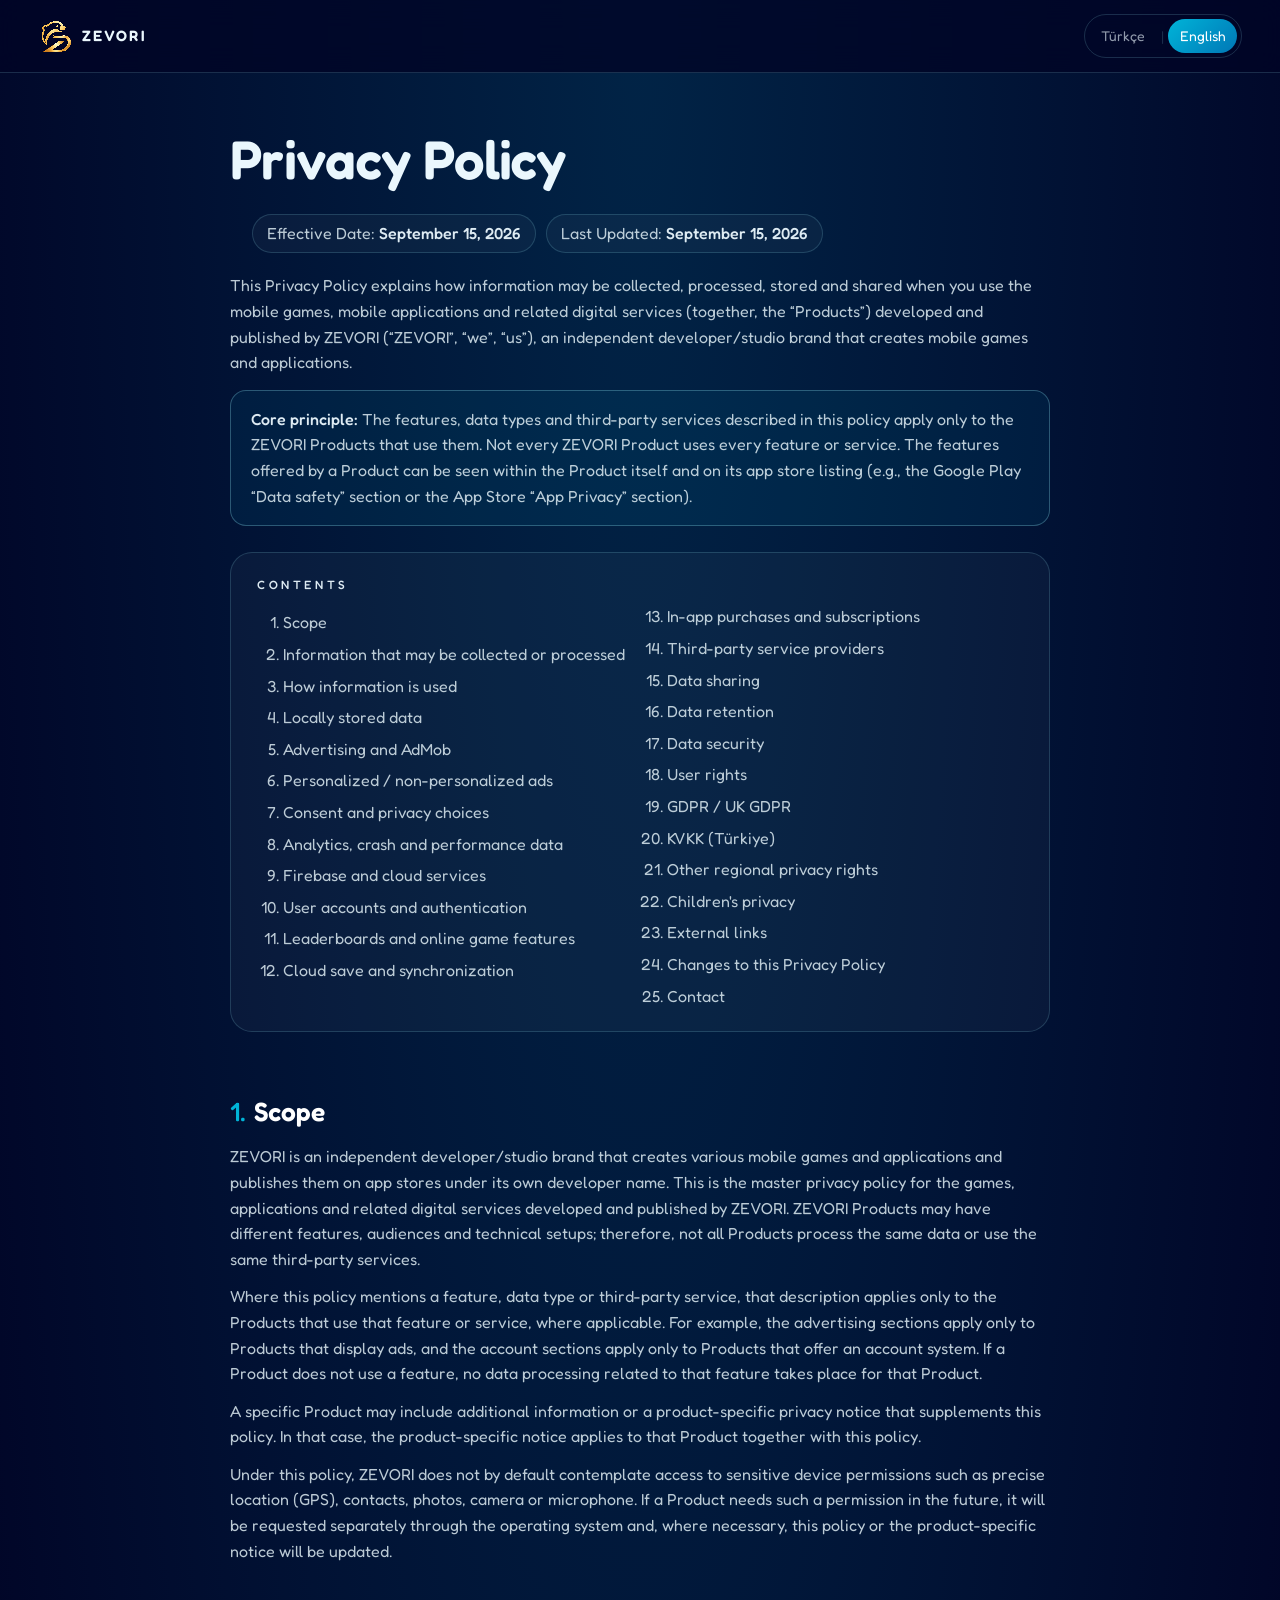
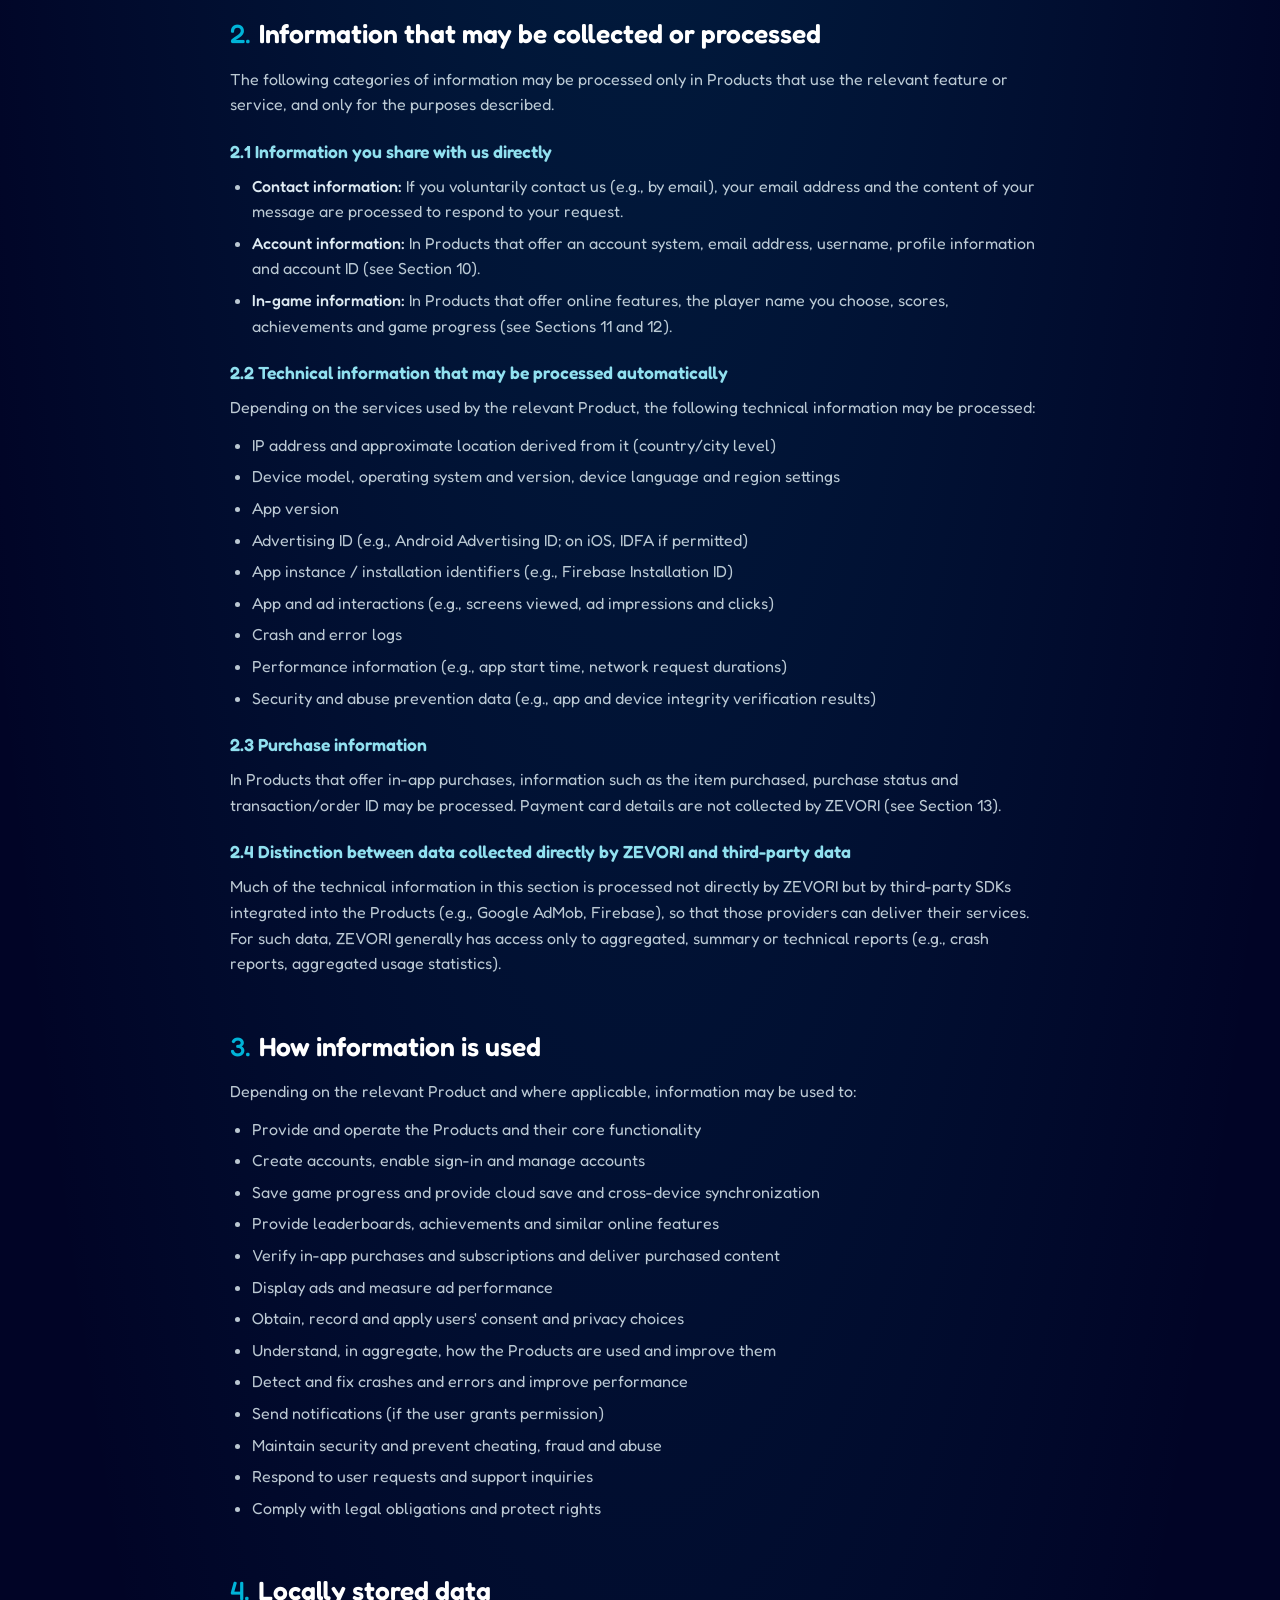
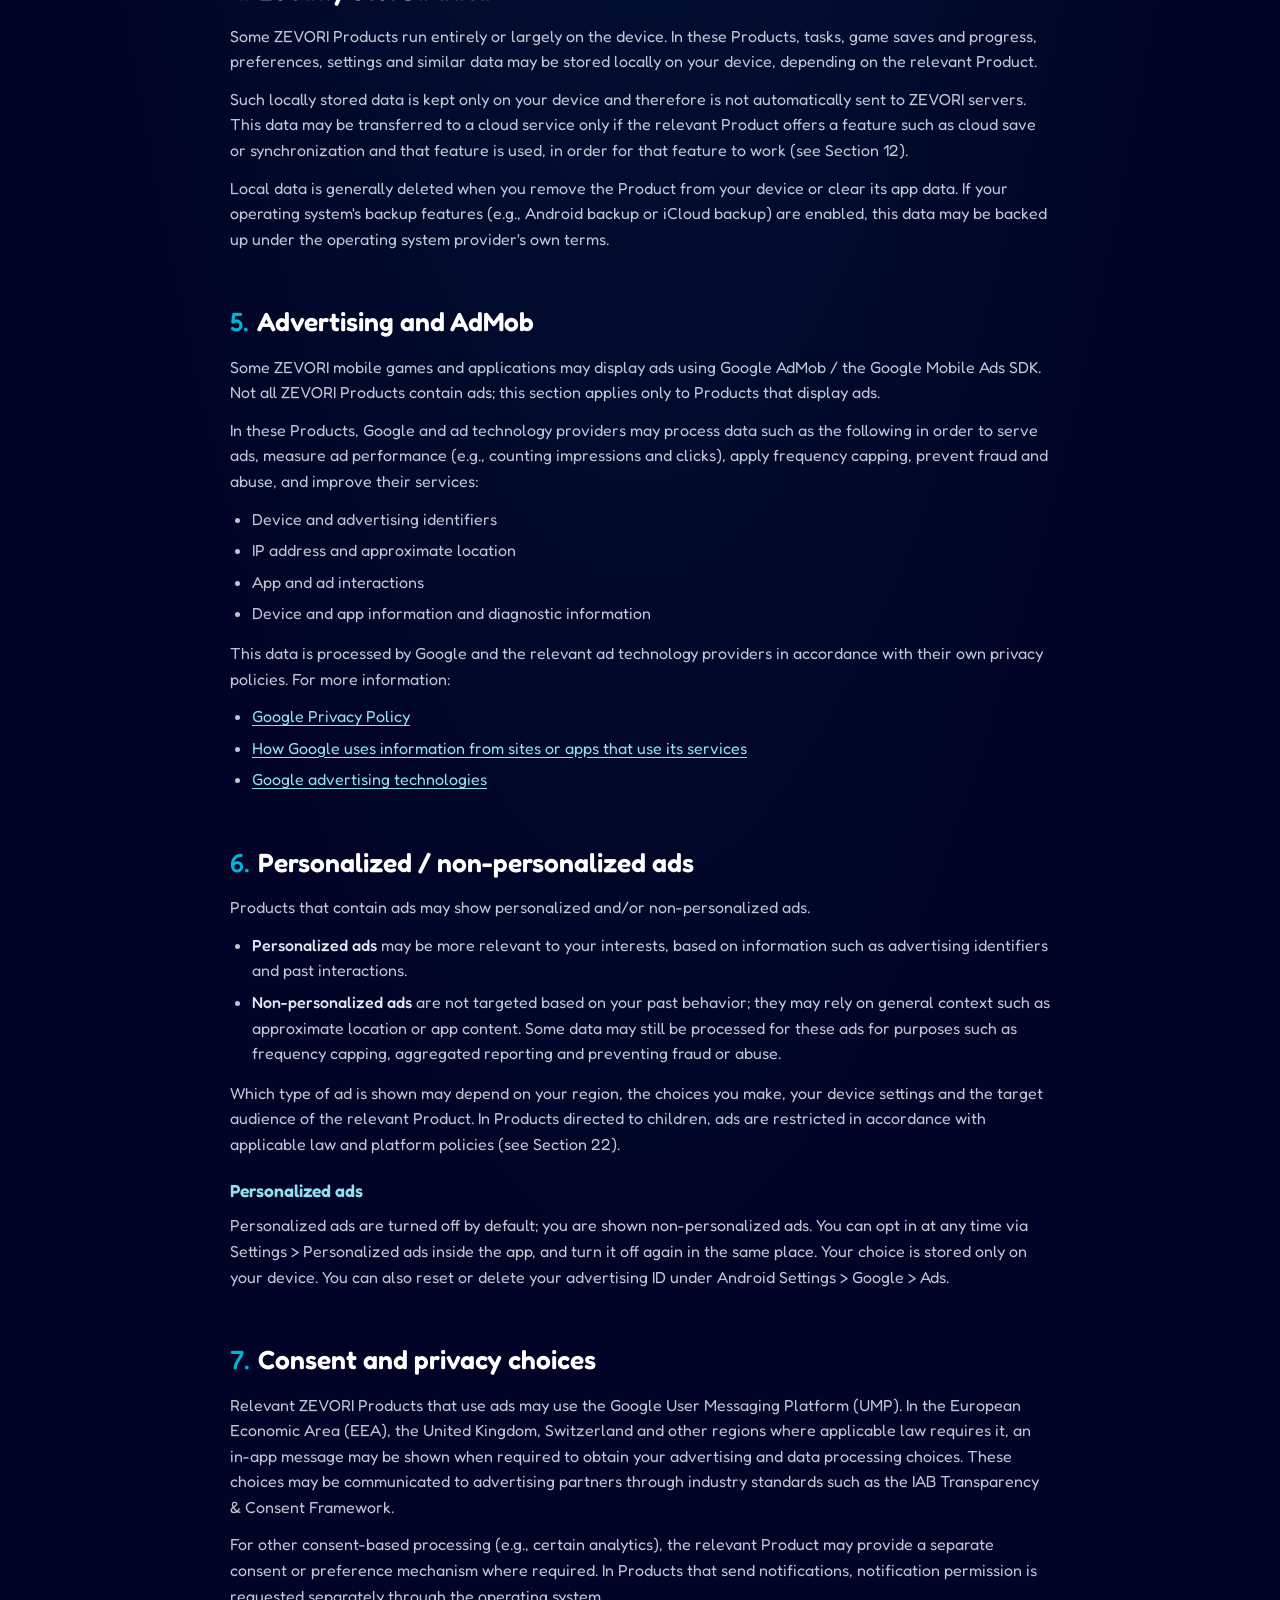
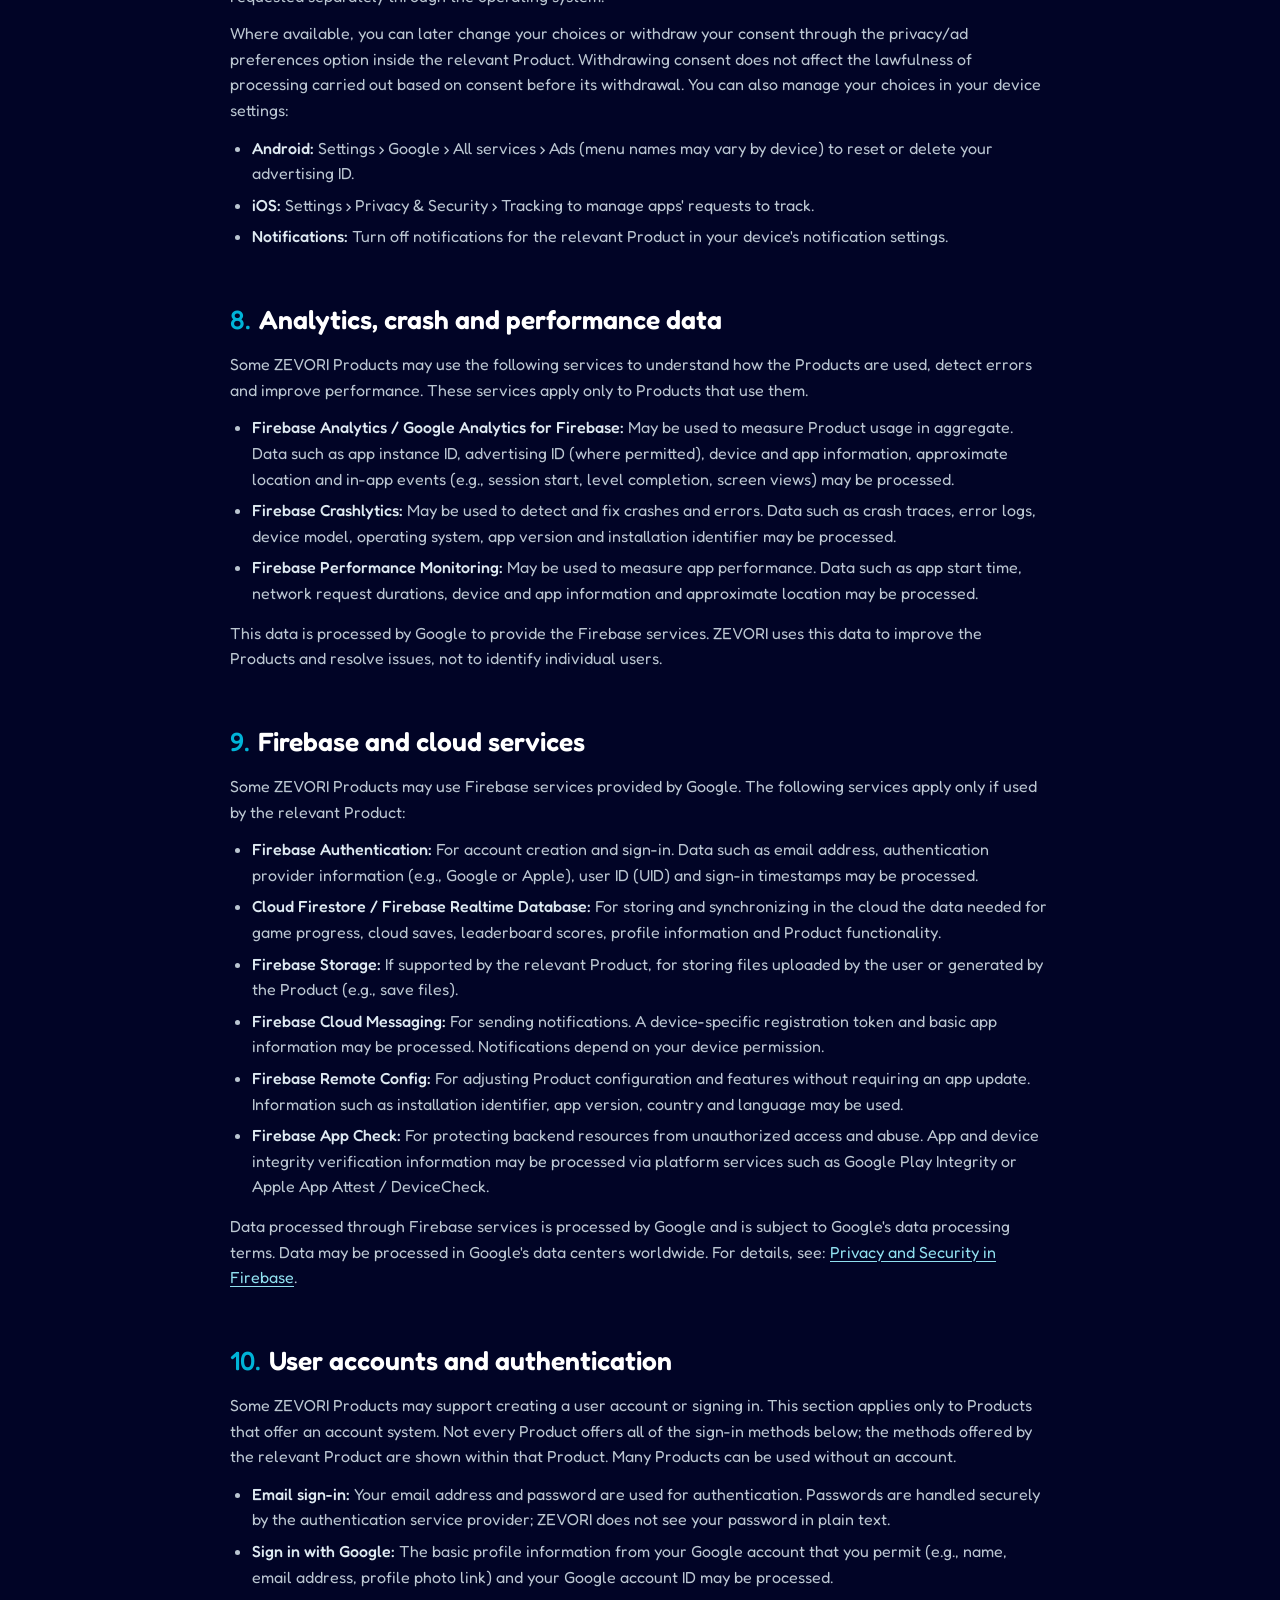
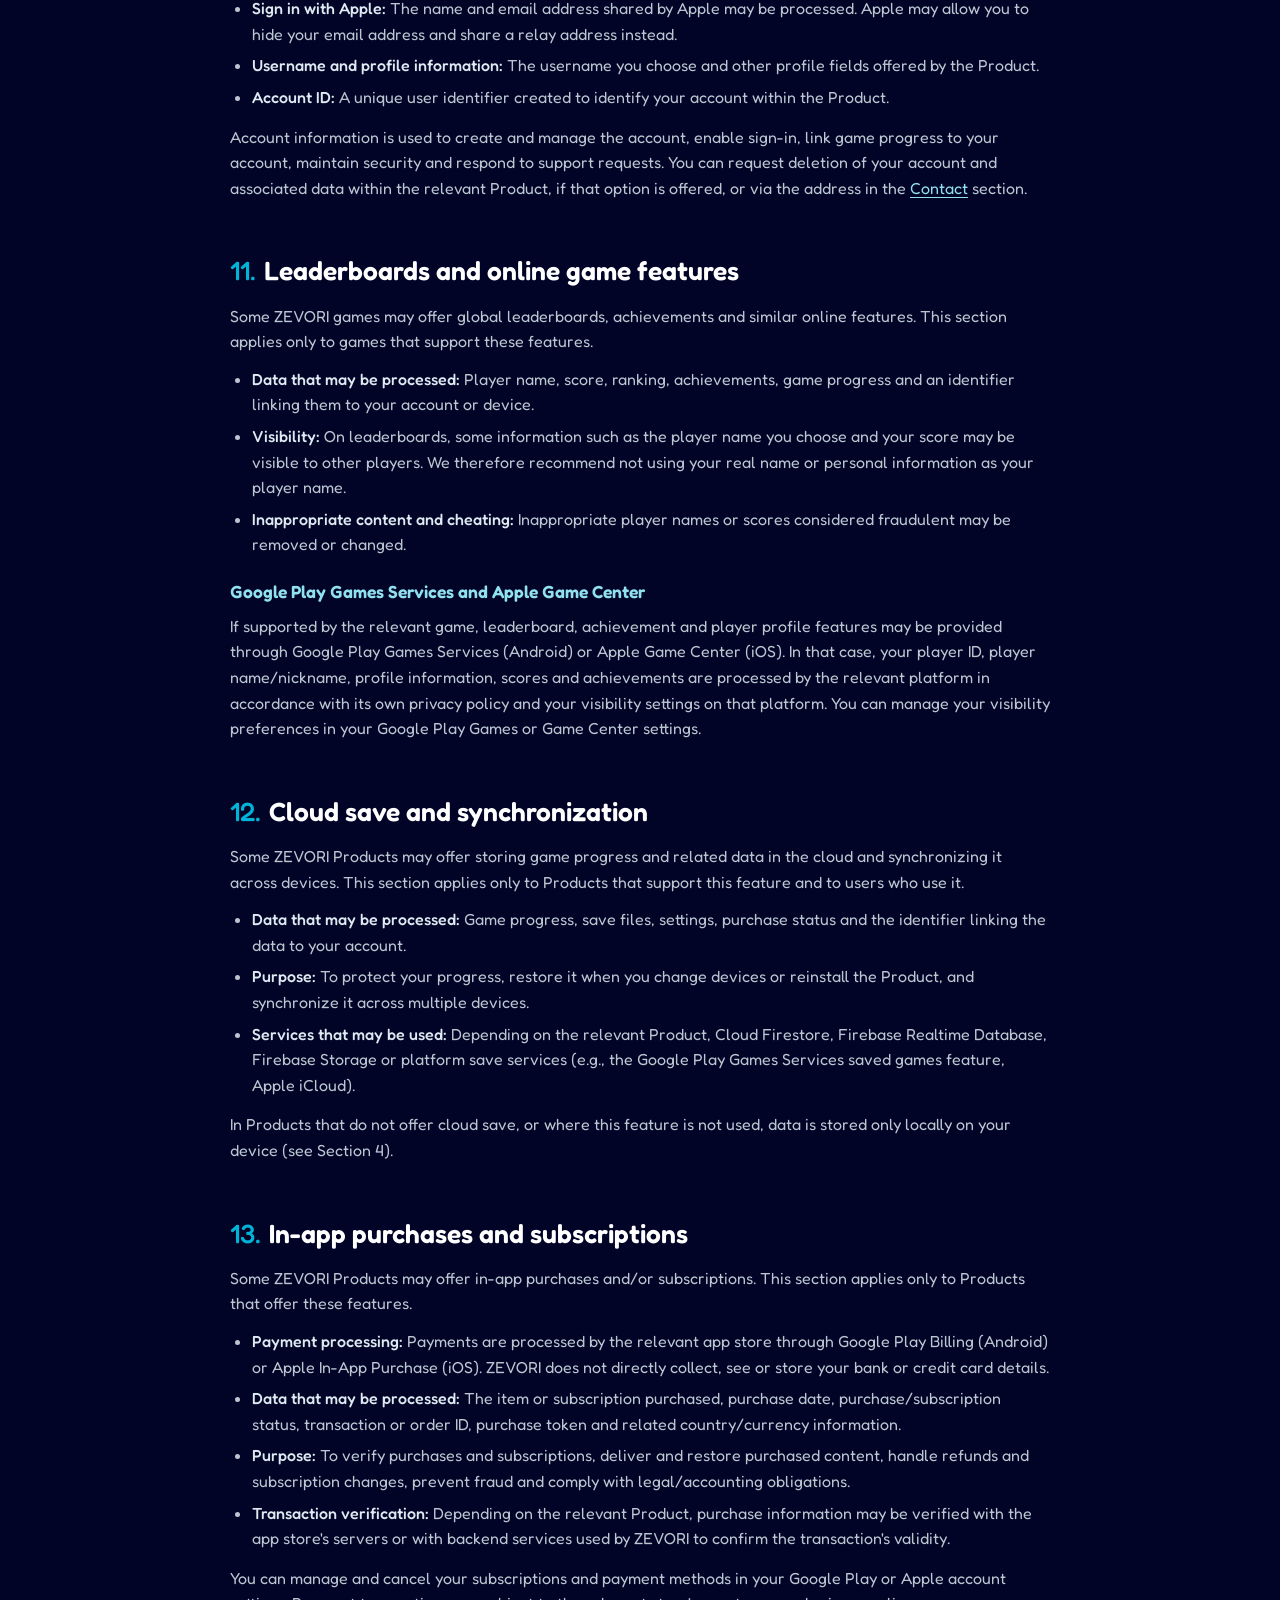
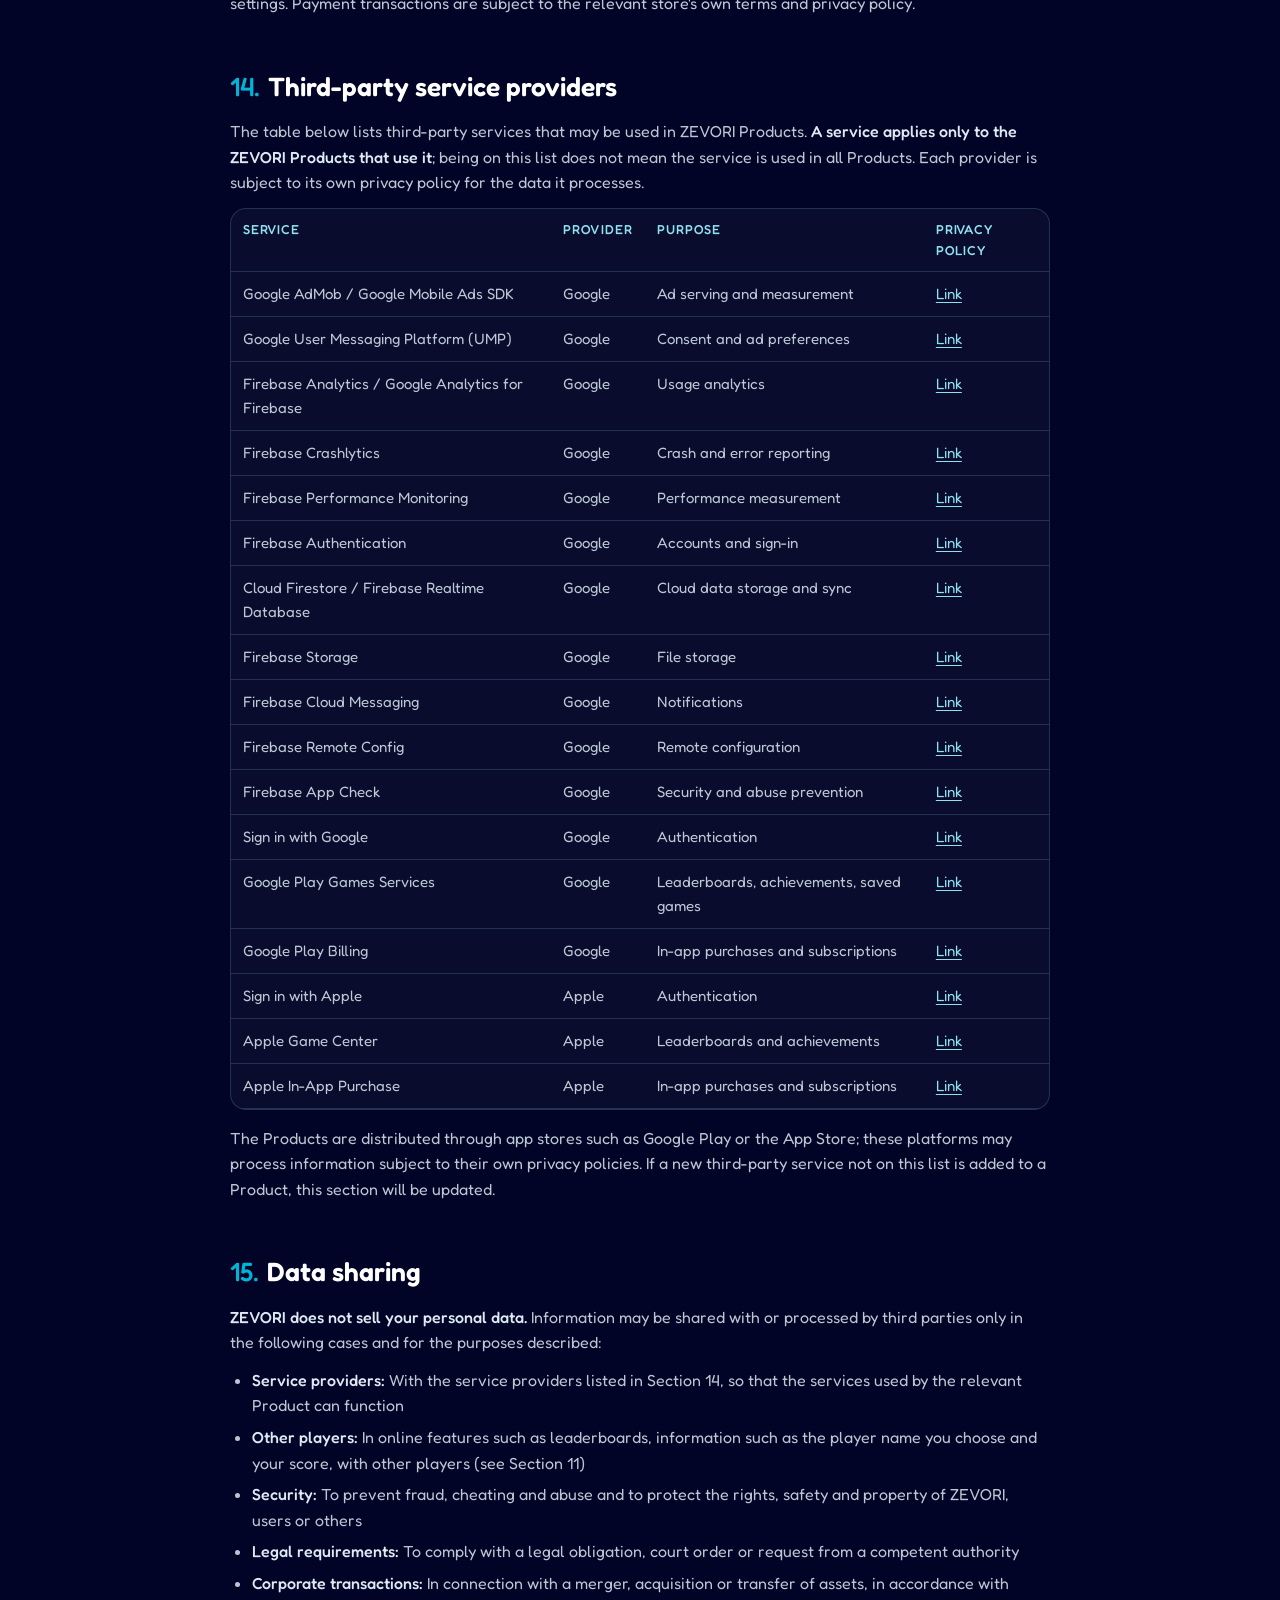
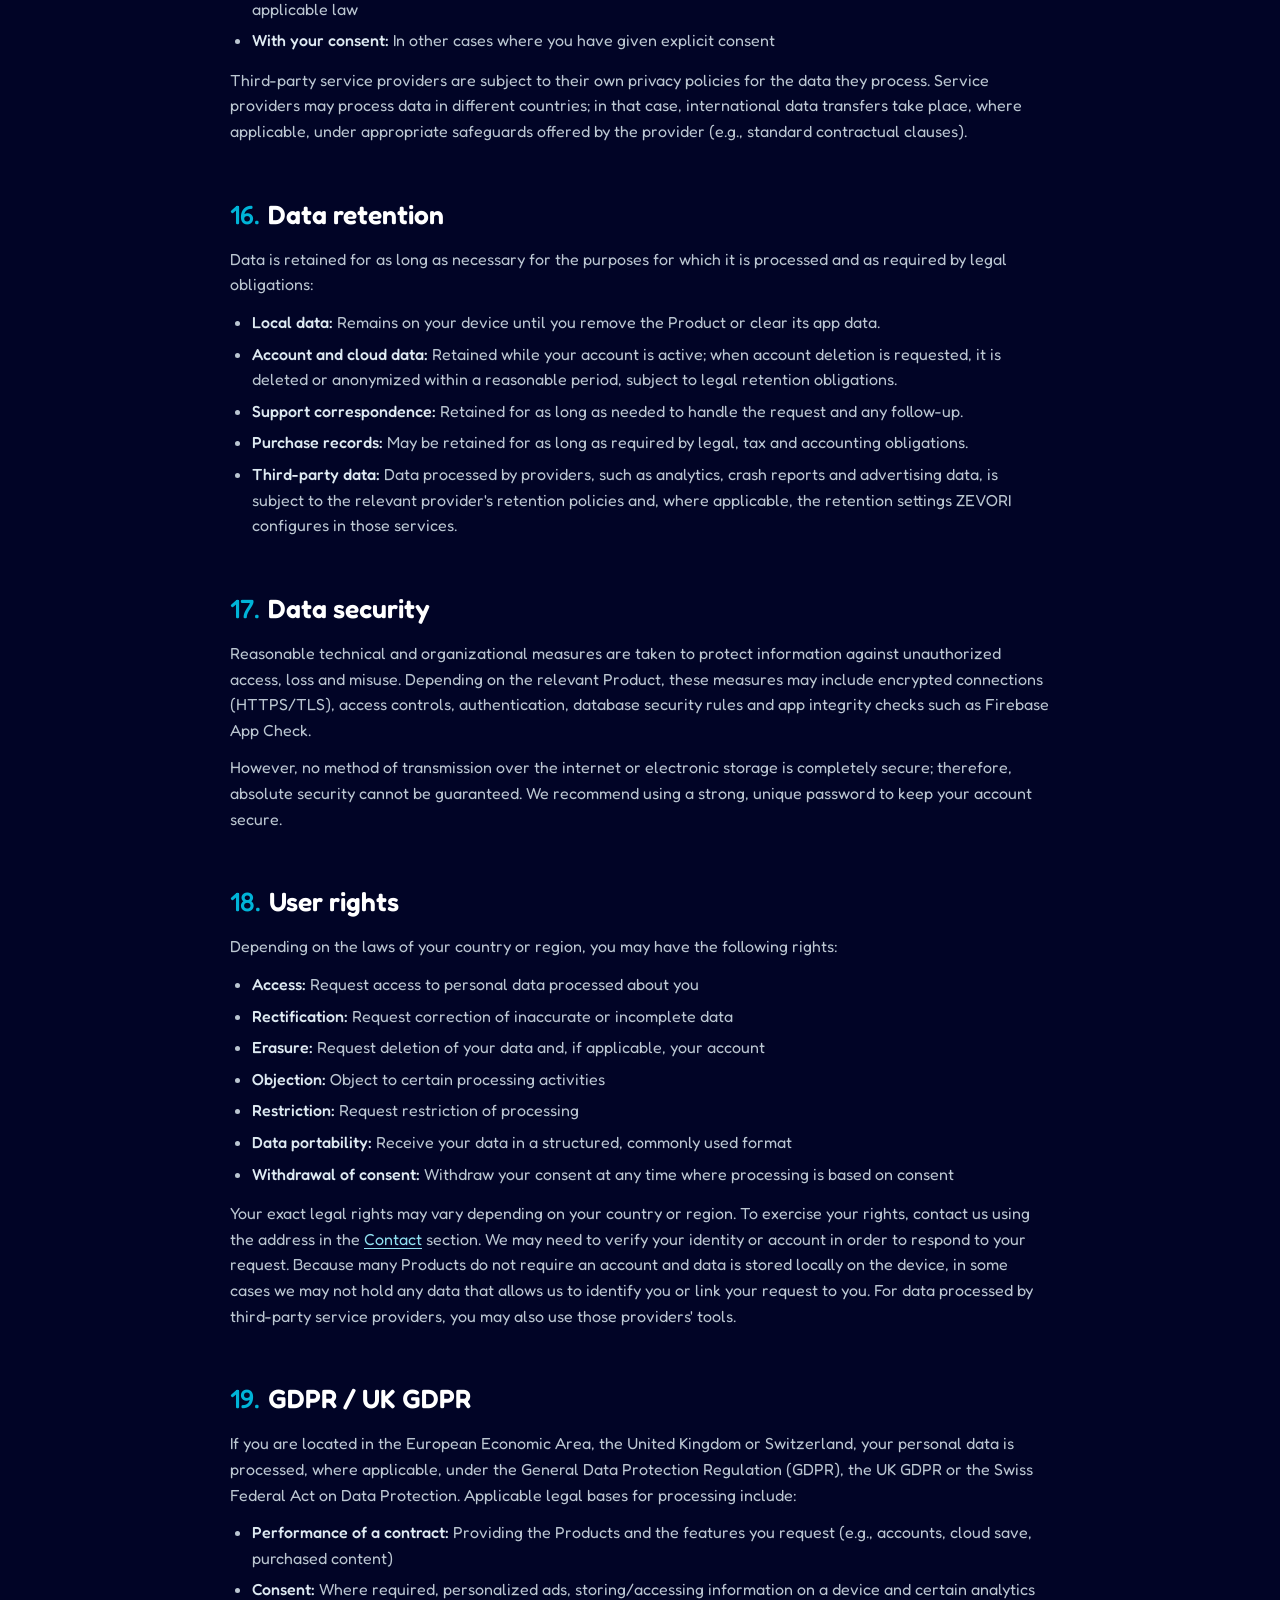
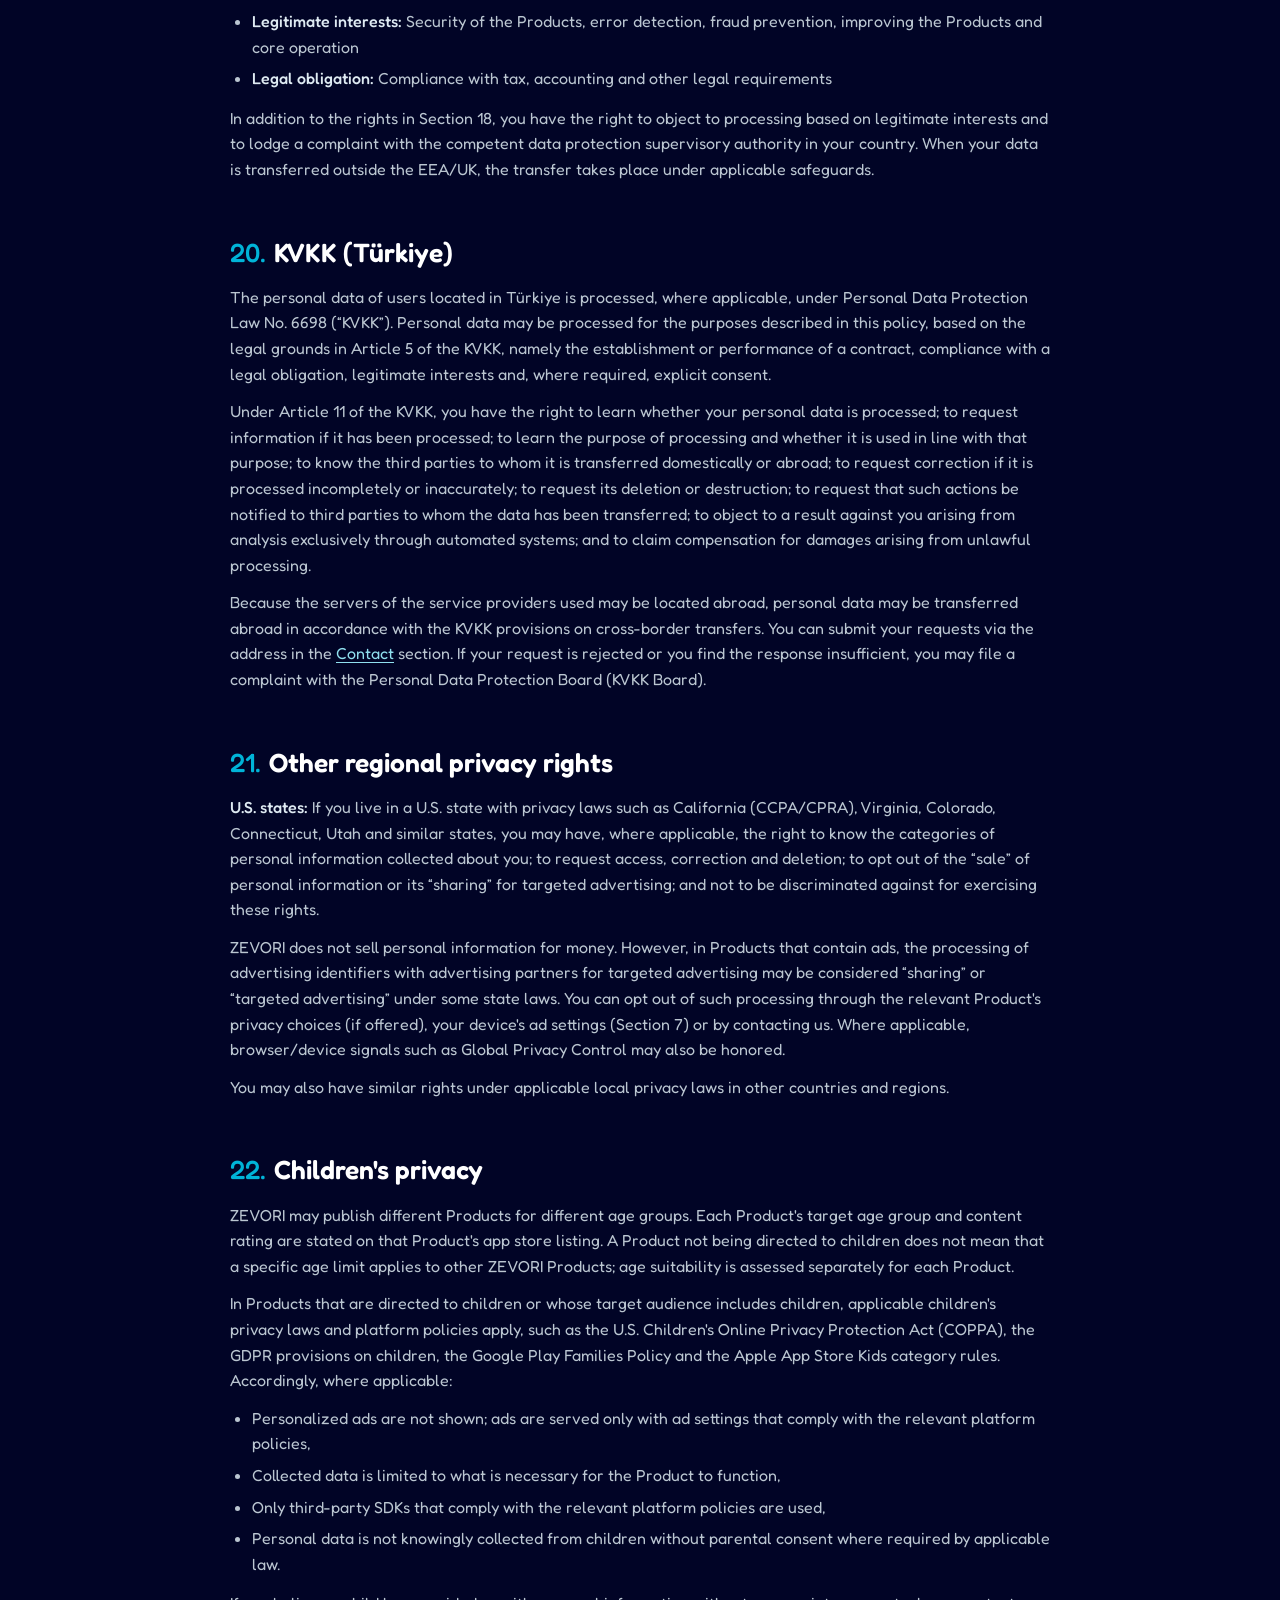
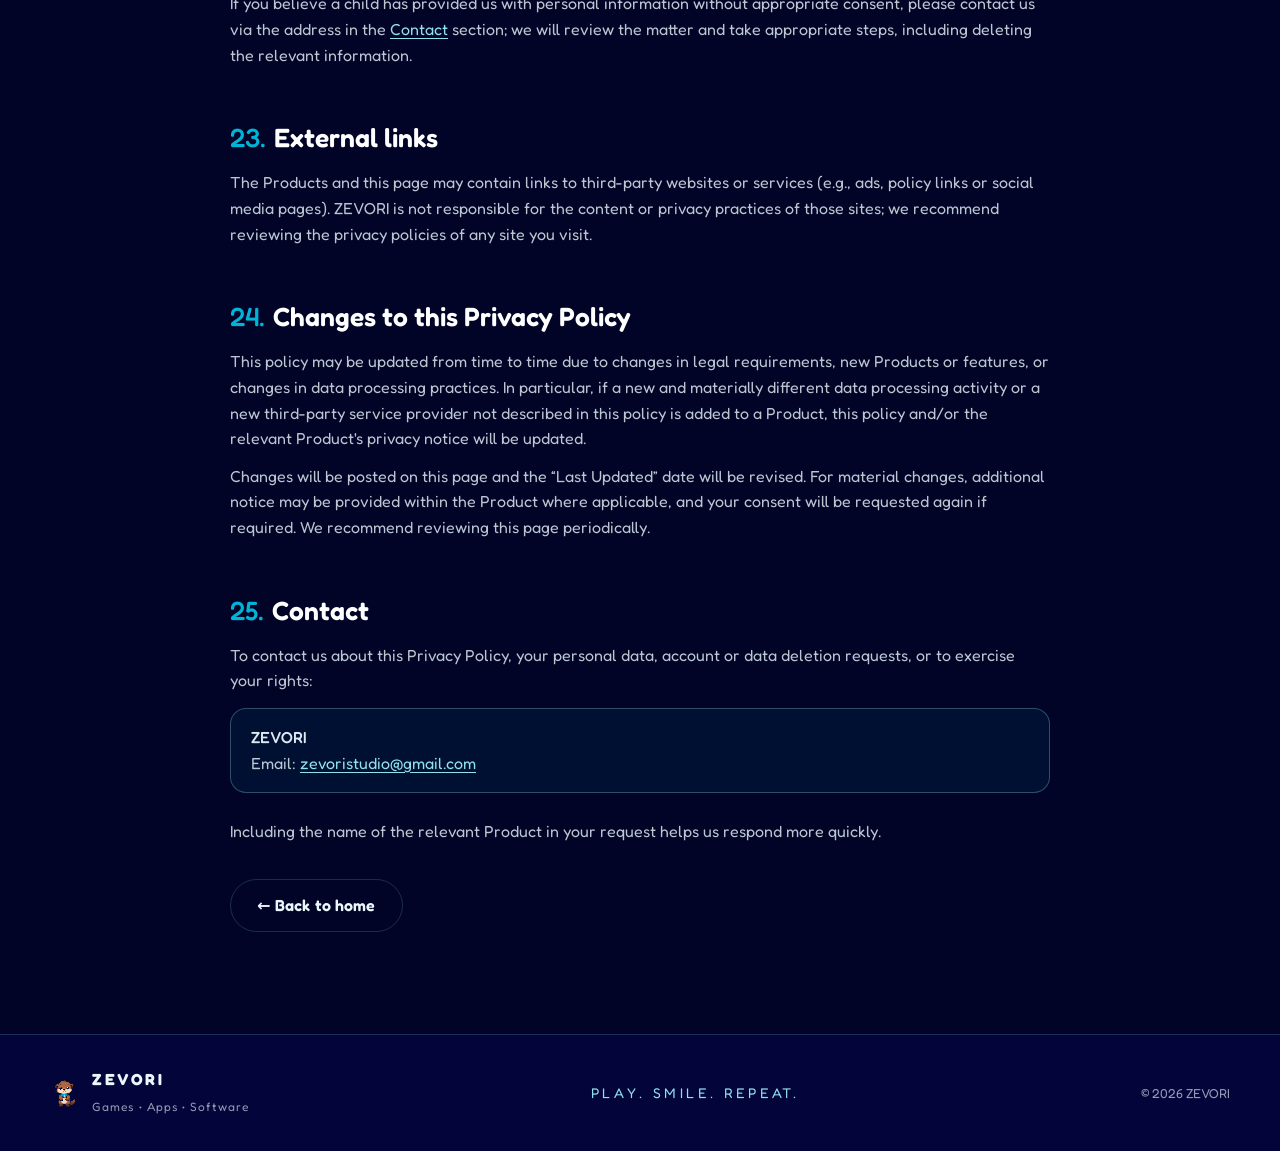
<file: index.html>
<!DOCTYPE html>
<html lang="tr">
<head>
<meta charset="utf-8">
<meta name="viewport" content="width=device-width, initial-scale=1">
<title>Gizlilik Politikası / Privacy Policy — ZEVORI</title>
<meta name="description" content="ZEVORI mobil oyunları, mobil uygulamaları ve ilgili dijital hizmetleri için Ana Gizlilik Politikası. Master Privacy Policy for ZEVORI mobile games, apps and related digital services.">
<meta name="robots" content="index, follow">
<meta name="theme-color" content="#010426">
<link rel="icon" href="./assets/logo-84.png">
<meta property="og:title" content="ZEVORI — Gizlilik Politikası / Privacy Policy">
<meta property="og:description" content="ZEVORI mobil oyunları ve uygulamaları için ana gizlilik politikası.">
<meta property="og:image" content="./assets/logo-504.png">
<link rel="preconnect" href="https://fonts.googleapis.com">
<link rel="preconnect" href="https://fonts.gstatic.com" crossorigin>
<link href="https://fonts.googleapis.com/css2?family=Fredoka:wght@300;400;500;600;700&display=swap" rel="stylesheet">
<link rel="stylesheet" href="./styles.css">
<style>
  .nav{background:rgba(1,4,38,.78);backdrop-filter:blur(14px);border-bottom-color:var(--line)}
  .lang{display:flex;align-items:center;gap:4px;padding:4px;border:1px solid var(--line);border-radius:999px;font-size:14px}
  .lang button{font:inherit;color:var(--muted);background:transparent;border:0;padding:6px 12px;border-radius:999px;cursor:pointer;transition:color .25s,background .25s}
  .lang button[aria-pressed="true"]{color:#fff;background:linear-gradient(135deg,var(--sky),var(--deep))}
  .lang button:focus-visible{outline:2px solid var(--turq);outline-offset:2px}
  .lang__sep{color:var(--line)}

  .legal{padding:130px 0 90px;background:radial-gradient(90% 50% at 50% 0%,rgba(0,180,216,.18),transparent 65%)}
  .legal .wrap{width:min(820px,100% - 40px)}
  .legal__title{font-size:clamp(2.1rem,6vw,3.4rem);font-weight:600;line-height:1.1;margin:0 0 18px;letter-spacing:-.01em}
  .legal__dates{display:flex;flex-wrap:wrap;gap:10px;margin:0 0 30px;padding:0;list-style:none}
  .legal__dates li{font-size:13.5px;padding:6px 14px;border-radius:999px;border:1px solid var(--line);background:var(--card);color:var(--muted)}
  .legal__dates b{color:var(--text);font-weight:500}
  .legal__intro{font-size:17.5px;color:rgba(234,247,253,.85);margin:0 0 20px}

  .toc{padding:22px 26px;border-radius:var(--r);border:1px solid var(--line);background:var(--card);margin:0 0 44px}
  .toc b{display:block;font-size:12px;letter-spacing:.3em;text-transform:uppercase;color:var(--turq);font-weight:500;margin-bottom:10px}
  .toc ol{margin:0;padding-left:26px;columns:2 260px;column-gap:28px;font-size:15px;color:var(--muted)}
  .toc li{break-inside:avoid;margin:3px 0}
  .toc a:hover{color:var(--text)}

  .legal section{padding-top:14px;margin-bottom:34px;scroll-margin-top:90px}
  .legal h2{font-size:clamp(1.3rem,3vw,1.65rem);font-weight:600;margin:0 0 12px;color:#fff}
  .legal h2 span{color:var(--sky);font-weight:500;margin-right:8px}
  .legal h3{font-size:17.5px;font-weight:600;margin:20px 0 8px;color:var(--turq)}
  .legal p,.legal li{font-size:16px;color:rgba(234,247,253,.8)}
  .legal p{margin:0 0 12px}
  .legal ul{margin:0 0 14px;padding-left:22px}
  .legal li{margin:6px 0}
  .legal b{color:rgba(234,247,253,.95);font-weight:500}
  .legal section a,.legal__intro a{color:var(--turq);text-decoration:underline;text-underline-offset:3px;word-break:break-word}
  .legal section a:hover{color:#fff}
  .note{padding:16px 20px;border-radius:16px;border:1px solid rgba(144,224,239,.3);background:rgba(0,180,216,.07);margin:14px 0 26px}
  .note p:last-child{margin-bottom:0}
  .svc{width:100%;border-collapse:collapse;font-size:15px;min-width:560px}
  .svc th,.svc td{text-align:left;vertical-align:top;padding:10px 12px;border-bottom:1px solid var(--line);color:rgba(234,247,253,.8)}
  .svc th{font-weight:500;color:var(--turq);font-size:13px;letter-spacing:.08em;text-transform:uppercase}
  .tablewrap{overflow-x:auto;margin:10px 0 16px;border:1px solid var(--line);border-radius:16px;background:var(--card)}
  .back{margin-top:40px}
  @media(max-width:520px){
    .nav__brand span{display:none}
    .legal{padding-top:110px}
    .toc{padding:18px}
  }
</style>
</head>
<body>

<header class="nav" id="nav">
  <a class="nav__brand" href="./">
    <img src="./assets/logo1.png" alt="ZEVORI logo" width="34" height="34" class="px">
    <span>ZEVORI</span>
  </a>
  <div class="lang" role="group" aria-label="Dil / Language">
    <button type="button" data-lang-btn="tr" aria-pressed="true">Türkçe</button>
    <span class="lang__sep" aria-hidden="true">|</span>
    <button type="button" data-lang-btn="en" aria-pressed="false">English</button>
  </div>
</header>

<main class="legal">

<!-- ===================== TÜRKÇE ===================== -->
<article class="wrap" lang="tr" data-lang="tr">
  <h1 class="legal__title">Gizlilik Politikası</h1>
  <ul class="legal__dates">
    <li>Yürürlük tarihi: <b>15 Eylül 2026</b></li>
    <li>Son güncelleme: <b>15 Eylül 2026</b></li>
  </ul>
  <p class="legal__intro">Bu Gizlilik Politikası, mobil oyunlar ve uygulamalar geliştiren bağımsız bir geliştirici/stüdyo markası olan ZEVORI (“ZEVORI”, “biz”) tarafından geliştirilen ve yayınlanan mobil oyunlar, mobil uygulamalar ve ilgili dijital hizmetler (birlikte “Ürünler”) kullanılırken bilgilerin nasıl toplanabileceğini, işlenebileceğini, saklanabileceğini ve paylaşılabileceğini açıklar.</p>
  <div class="note">
    <p><b>Temel ilke:</b> Bu politikada belirtilen özellikler, veri türleri ve üçüncü taraf hizmetleri yalnızca bunları kullanan ilgili ZEVORI Ürünleri için geçerlidir. Her ZEVORI Ürünü tüm özellikleri veya hizmetleri kullanmayabilir. Bir Ürünün hangi özellikleri sunduğu, ilgili Ürünün kendisinde ve uygulama mağazası sayfasında (ör. Google Play “Veri güvenliği” bölümü veya App Store “Uygulama Gizliliği” bölümü) görülebilir.</p>
  </div>

  <nav class="toc" aria-label="İçindekiler">
    <b>İçindekiler</b>
    <ol>
      <li><a href="#tr-kapsam">Kapsam</a></li>
      <li><a href="#tr-bilgiler">Toplanabilecek veya işlenebilecek bilgiler</a></li>
      <li><a href="#tr-amaclar">Bilgilerin kullanım amaçları</a></li>
      <li><a href="#tr-yerel">Yerel olarak saklanan veriler</a></li>
      <li><a href="#tr-reklamlar">Reklamlar ve AdMob</a></li>
      <li><a href="#tr-kisisel">Kişiselleştirilmiş / kişiselleştirilmemiş reklamlar</a></li>
      <li><a href="#tr-riza">Rıza ve gizlilik tercihleri</a></li>
      <li><a href="#tr-analitik">Analitik, crash ve performans verileri</a></li>
      <li><a href="#tr-firebase">Firebase ve bulut hizmetleri</a></li>
      <li><a href="#tr-hesap">Kullanıcı hesapları ve kimlik doğrulama</a></li>
      <li><a href="#tr-leaderboard">Leaderboard ve çevrimiçi oyun özellikleri</a></li>
      <li><a href="#tr-bulut">Bulut kayıt ve senkronizasyon</a></li>
      <li><a href="#tr-satin">Uygulama içi satın alma ve abonelikler</a></li>
      <li><a href="#tr-ucuncu">Üçüncü taraf hizmet sağlayıcıları</a></li>
      <li><a href="#tr-paylasim">Veri paylaşımı</a></li>
      <li><a href="#tr-saklama">Veri saklama</a></li>
      <li><a href="#tr-guvenlik">Veri güvenliği</a></li>
      <li><a href="#tr-haklar">Kullanıcı hakları</a></li>
      <li><a href="#tr-gdpr">GDPR / UK GDPR</a></li>
      <li><a href="#tr-kvkk">KVKK</a></li>
      <li><a href="#tr-diger">Diğer bölgesel gizlilik hakları</a></li>
      <li><a href="#tr-cocuk">Çocukların gizliliği</a></li>
      <li><a href="#tr-harici">Harici bağlantılar</a></li>
      <li><a href="#tr-degisiklik">Gizlilik politikasındaki değişiklikler</a></li>
      <li><a href="#tr-iletisim">İletişim</a></li>
    </ol>
  </nav>

  <section id="tr-kapsam">
    <h2><span>1.</span>Kapsam</h2>
    <p>ZEVORI, farklı mobil oyunlar ve uygulamalar geliştiren ve bunları uygulama mağazalarında kendi geliştirici adıyla yayınlayan bağımsız bir geliştirici/stüdyo markasıdır. Bu politika, ZEVORI tarafından geliştirilen ve yayınlanan oyunlar, uygulamalar ve ilgili dijital hizmetler için geçerli ana gizlilik politikasıdır. ZEVORI Ürünleri birbirinden farklı özelliklere, hedef kitlelere ve teknik yapılara sahip olabilir; bu nedenle tüm Ürünler aynı verileri işlemez ve aynı üçüncü taraf hizmetlerini kullanmaz.</p>
    <p>Bu politikada bir özellikten, veri türünden veya üçüncü taraf hizmetten söz edildiğinde, ilgili açıklama yalnızca o özelliği veya hizmeti kullanan Ürünler için, uygulanabildiği durumlarda geçerlidir. Örneğin reklam bölümleri yalnızca reklam gösteren Ürünler, hesap bölümleri yalnızca hesap sistemi sunan Ürünler için geçerlidir. Bir Ürün bir özelliği kullanmıyorsa, o özelliğe ilişkin veri işleme o Ürün için gerçekleşmez.</p>
    <p>Belirli bir Ürün, bu politikayı tamamlayan ek bilgiler veya ürüne özel bir gizlilik bildirimi içerebilir. Böyle bir durumda ürüne özel bildirim, o Ürün için bu politikayla birlikte uygulanır.</p>
    <p>ZEVORI, Ürünlerinde kesin konum (GPS), rehber/kişiler, fotoğraflar, kamera veya mikrofon gibi hassas cihaz izinlerine erişimi bu politika kapsamında varsayılan olarak öngörmez. Bir Ürün gelecekte bu tür bir izne ihtiyaç duyarsa, izin işletim sistemi aracılığıyla ayrıca istenir ve gerekirse bu politika veya ürüne özel bildirim güncellenir.</p>
  </section>

  <section id="tr-bilgiler">
    <h2><span>2.</span>Toplanabilecek veya işlenebilecek bilgiler</h2>
    <p>Aşağıdaki bilgi kategorileri, yalnızca ilgili özelliği veya hizmeti kullanan Ürünlerde ve açıklanan amaçlar doğrultusunda işlenebilir.</p>
    <h3>2.1 Bizimle doğrudan paylaştığınız bilgiler</h3>
    <ul>
      <li><b>İletişim bilgileri:</b> Bizimle kendi isteğinizle iletişime geçtiğinizde (ör. e-posta ile), e-posta adresiniz ve mesajınızın içeriği, talebinize yanıt vermek için işlenir.</li>
      <li><b>Hesap bilgileri:</b> Hesap sistemi sunan Ürünlerde e-posta adresi, kullanıcı adı, profil bilgileri ve hesap kimliği (bkz. Bölüm 10).</li>
      <li><b>Oyun içi bilgiler:</b> Çevrimiçi özellikler sunan Ürünlerde seçtiğiniz oyuncu adı, skorlar, başarımlar ve oyun ilerlemesi (bkz. Bölüm 11 ve 12).</li>
    </ul>
    <h3>2.2 Otomatik olarak işlenebilecek teknik bilgiler</h3>
    <p>İlgili Ürünün kullandığı hizmetlere bağlı olarak aşağıdaki teknik bilgiler işlenebilir:</p>
    <ul>
      <li>IP adresi ve IP adresinden türetilen yaklaşık konum (ülke/şehir düzeyi)</li>
      <li>Cihaz modeli, işletim sistemi ve sürümü, cihaz dili ve bölge ayarları</li>
      <li>Uygulama sürümü</li>
      <li>Reklam kimliği (ör. Android Reklam Kimliği; iOS'ta, izin verilmesi durumunda IDFA)</li>
      <li>Uygulama örneği / kurulum tanımlayıcıları (ör. Firebase Installation ID)</li>
      <li>Uygulama ve reklam etkileşimleri (ör. açılan ekranlar, reklam gösterimleri ve tıklamalar)</li>
      <li>Çökme ve hata kayıtları</li>
      <li>Performans bilgileri (ör. uygulama başlatma süresi, ağ isteği süreleri)</li>
      <li>Güvenlik ve kötüye kullanım önleme verileri (ör. uygulama ve cihaz bütünlüğü doğrulama sonuçları)</li>
    </ul>
    <h3>2.3 Satın alma bilgileri</h3>
    <p>Uygulama içi satın alma sunan Ürünlerde, satın alınan ürün, satın alma durumu ve işlem/sipariş kimliği gibi bilgiler işlenebilir. Ödeme kartı bilgileri ZEVORI tarafından toplanmaz (bkz. Bölüm 13).</p>
    <h3>2.4 ZEVORI'nin doğrudan topladığı veriler ile üçüncü taraf verileri arasındaki ayrım</h3>
    <p>Bu bölümdeki teknik bilgilerin önemli bir kısmı, ZEVORI tarafından doğrudan değil, Ürünlere entegre edilen üçüncü taraf SDK'lar (ör. Google AdMob, Firebase) tarafından, bu sağlayıcıların kendi hizmetlerini sunmaları amacıyla işlenir. ZEVORI bu tür verilere ilişkin olarak çoğunlukla yalnızca toplu, özet veya teknik raporlara (ör. çökme raporları, toplu kullanım istatistikleri) erişir.</p>
  </section>

  <section id="tr-amaclar">
    <h2><span>3.</span>Bilgilerin kullanım amaçları</h2>
    <p>Bilgiler, ilgili Ürüne bağlı olarak ve uygulanabildiği ölçüde aşağıdaki amaçlarla kullanılabilir:</p>
    <ul>
      <li>Ürünleri sunmak, çalıştırmak ve temel işlevlerini sağlamak</li>
      <li>Hesap oluşturmak, oturum açmayı sağlamak ve hesabı yönetmek</li>
      <li>Oyun ilerlemesini kaydetmek, bulut kaydı ve cihazlar arası senkronizasyon sağlamak</li>
      <li>Leaderboard, başarım ve benzeri çevrimiçi özellikleri sunmak</li>
      <li>Uygulama içi satın alma ve abonelikleri doğrulamak ve satın alınan içeriği sağlamak</li>
      <li>Reklam göstermek ve reklam performansını ölçmek</li>
      <li>Kullanıcıların rıza ve gizlilik tercihlerini almak, kaydetmek ve uygulamak</li>
      <li>Ürünlerin nasıl kullanıldığını toplu olarak anlamak ve Ürünleri geliştirmek</li>
      <li>Çökme ve hataları tespit edip düzeltmek, performansı iyileştirmek</li>
      <li>Bildirim göndermek (kullanıcının izin vermesi durumunda)</li>
      <li>Güvenliği sağlamak, hile, sahtekârlık ve kötüye kullanımı önlemek</li>
      <li>Kullanıcı taleplerine ve destek isteklerine yanıt vermek</li>
      <li>Yasal yükümlülüklere uymak ve hakları korumak</li>
    </ul>
  </section>

  <section id="tr-yerel">
    <h2><span>4.</span>Yerel olarak saklanan veriler</h2>
    <p>Bazı ZEVORI Ürünleri tamamen veya büyük ölçüde cihaz üzerinde çalışır. Bu Ürünlerde görevler, oyun kayıtları ve ilerleme, tercihler, ayarlar ve benzeri veriler, ilgili Ürüne bağlı olarak cihazınızda yerel olarak saklanabilir.</p>
    <p>Yerel olarak saklanan bu veriler, yalnızca cihazınızda tutulur ve bu nedenle otomatik olarak ZEVORI sunucularına gönderilmez. Bu veriler yalnızca, ilgili Ürün bulut kayıt veya senkronizasyon gibi bir özellik sunuyorsa ve bu özellik kullanılıyorsa, o özelliğin çalışması için bir bulut hizmetine aktarılabilir (bkz. Bölüm 12).</p>
    <p>Yerel veriler genellikle Ürünü cihazınızdan kaldırdığınızda veya uygulama verilerini temizlediğinizde silinir. İşletim sisteminizin yedekleme özellikleri (ör. Android yedekleme veya iCloud yedeklemesi) etkinse, bu veriler işletim sistemi sağlayıcısının kendi koşulları çerçevesinde yedeklenebilir.</p>
  </section>

  <section id="tr-reklamlar">
    <h2><span>5.</span>Reklamlar ve AdMob</h2>
    <p>Bazı ZEVORI mobil oyunları ve uygulamaları, Google AdMob / Google Mobile Ads SDK kullanarak reklam gösterebilir. Tüm ZEVORI Ürünleri reklam içermez; bu bölüm yalnızca reklam gösteren Ürünler için geçerlidir.</p>
    <p>Bu Ürünlerde Google ve reklam teknolojisi sağlayıcıları; reklam sunmak, reklam performansını ölçmek (ör. gösterim ve tıklama sayımı), sıklık sınırlaması uygulamak, sahtekârlığı ve kötüye kullanımı önlemek ve hizmetlerini iyileştirmek amacıyla aşağıdaki gibi verileri işleyebilir:</p>
    <ul>
      <li>Cihaz ve reklam tanımlayıcıları</li>
      <li>IP adresi ve yaklaşık konum</li>
      <li>Uygulama ve reklam etkileşimleri</li>
      <li>Cihaz ve uygulama bilgileri ile tanılama bilgileri</li>
    </ul>
    <p>Bu veriler Google ve ilgili reklam teknolojisi sağlayıcıları tarafından, kendi gizlilik politikalarına uygun olarak işlenir. Daha fazla bilgi için:</p>
    <ul>
      <li><a href="https://policies.google.com/privacy" target="_blank" rel="noopener">Google Gizlilik Politikası</a></li>
      <li><a href="https://policies.google.com/technologies/partner-sites" target="_blank" rel="noopener">Google, iş ortaklarının sitelerini veya uygulamalarını kullandığınızda verileri nasıl kullanır?</a></li>
      <li><a href="https://policies.google.com/technologies/ads" target="_blank" rel="noopener">Google reklam teknolojileri</a></li>
    </ul>
  </section>

  <section id="tr-kisisel">
    <h2><span>6.</span>Kişiselleştirilmiş / kişiselleştirilmemiş reklamlar</h2>
    <p>Reklam içeren Ürünlerde kişiselleştirilmiş ve/veya kişiselleştirilmemiş reklamlar gösterilebilir.</p>
    <ul>
      <li><b>Kişiselleştirilmiş reklamlar</b>, reklam tanımlayıcıları ve önceki etkileşimler gibi bilgilere dayanarak ilgi alanlarınıza daha uygun olabilecek reklamlardır.</li>
      <li><b>Kişiselleştirilmemiş reklamlar</b>, geçmiş davranışlarınıza göre hedeflenmez; yaklaşık konum veya uygulama içeriği gibi genel bağlama dayanabilir. Bu reklamlarda da sıklık sınırlaması, toplu raporlama ve sahtekârlık/kötüye kullanım önleme gibi amaçlarla bazı veriler işlenebilir.</li>
    </ul>
    <p>Hangi reklam türünün gösterileceği; bulunduğunuz bölgeye, verdiğiniz tercihlere, cihaz ayarlarınıza ve ilgili Ürünün hedef kitlesine bağlı olabilir. Çocuklara yönelik Ürünlerde reklamlar geçerli mevzuat ve platform politikaları doğrultusunda sınırlandırılır (bkz. Bölüm 22).</p>
    <h3 id="tr-kisisel-tercih">Kişiselleştirilmiş reklam tercihi</h3>
    <p>Uygulamalarımızda kişiselleştirilmiş reklam varsayılan olarak kapalıdır; bu durumda size genel reklamlar gösterilir. Dilerseniz uygulama içinde Ayarlar &gt; Kişiselleştirilmiş reklam anahtarını açarak ilgi alanlarınıza uygun reklamlar görmeyi seçebilirsiniz. Bu tercihi istediğiniz zaman aynı yerden kapatabilirsiniz; tercihiniz yalnızca cihazınızda saklanır. Ayrıca Android cihazınızda Ayarlar &gt; Google &gt; Reklamlar bölümünden reklam kimliğinizi sıfırlayabilir veya silebilirsiniz.</p>
  </section>

  <section id="tr-riza">
    <h2><span>7.</span>Rıza ve gizlilik tercihleri</h2>
    <p>Reklam kullanan ilgili ZEVORI Ürünlerinde Google User Messaging Platform (UMP) kullanılabilir. Avrupa Ekonomik Alanı (AEA), Birleşik Krallık, İsviçre ve geçerli mevzuatın gerektirdiği diğer bölgelerde, gerektiğinde uygulama içinde bir bildirim gösterilerek reklam ve veri işleme tercihleriniz alınabilir. Bu tercihler, IAB Transparency &amp; Consent Framework gibi sektör standartları aracılığıyla reklam iş ortaklarına iletilebilir.</p>
    <p>Rızaya dayalı başka veri işleme faaliyetleri (ör. bazı analitik işlemler) için, gerekli olduğu durumlarda ilgili Ürün ayrıca bir rıza veya tercih mekanizması sunabilir. Bildirim gönderen Ürünlerde bildirim izni, işletim sistemi aracılığıyla ayrıca istenir.</p>
    <p>Uygun olduğu durumlarda, tercihlerinizi ilgili Ürünün içindeki gizlilik/reklam tercihleri seçeneği aracılığıyla daha sonra değiştirebilir veya verdiğiniz rızayı geri çekebilirsiniz. Rızanın geri çekilmesi, geri çekilmeden önce rızaya dayanılarak yapılan işlemenin hukuka uygunluğunu etkilemez. Ayrıca cihaz ayarlarınızdan da tercihlerinizi yönetebilirsiniz:</p>
    <ul>
      <li><b>Android:</b> Ayarlar › Google › Tüm hizmetler › Reklamlar (menü adları cihaza göre değişebilir) üzerinden reklam kimliğinizi sıfırlayabilir veya silebilirsiniz.</li>
      <li><b>iOS:</b> Ayarlar › Gizlilik ve Güvenlik › İzleme üzerinden uygulamaların izleme izni isteğini yönetebilirsiniz.</li>
      <li><b>Bildirimler:</b> Cihazınızın bildirim ayarlarından ilgili Ürün için bildirimleri kapatabilirsiniz.</li>
    </ul>
  </section>

  <section id="tr-analitik">
    <h2><span>8.</span>Analitik, crash ve performans verileri</h2>
    <p>Bazı ZEVORI Ürünleri, Ürünlerin nasıl kullanıldığını anlamak, hataları tespit etmek ve performansı iyileştirmek için aşağıdaki hizmetleri kullanabilir. Bu hizmetler yalnızca onları kullanan Ürünlerde geçerlidir.</p>
    <ul>
      <li><b>Firebase Analytics / Google Analytics for Firebase:</b> Ürün kullanımını toplu olarak ölçmek için kullanılabilir. Uygulama örneği kimliği, reklam kimliği (izin verilen durumlarda), cihaz ve uygulama bilgileri, yaklaşık konum ve uygulama içi etkinlikler (ör. oturum başlatma, seviye tamamlama, ekran görüntüleme) gibi veriler işlenebilir.</li>
      <li><b>Firebase Crashlytics:</b> Çökme ve hataları tespit edip düzeltmek için kullanılabilir. Çökme izleri, hata kayıtları, cihaz modeli, işletim sistemi, uygulama sürümü ve kurulum tanımlayıcısı gibi veriler işlenebilir.</li>
      <li><b>Firebase Performance Monitoring:</b> Uygulama performansını ölçmek için kullanılabilir. Uygulama başlatma süresi, ağ isteği süreleri, cihaz ve uygulama bilgileri ve yaklaşık konum gibi veriler işlenebilir.</li>
    </ul>
    <p>Bu veriler Google tarafından Firebase hizmetlerini sunmak amacıyla işlenir. ZEVORI bu verileri kullanıcıları tek tek tanımlamak için değil, Ürünleri geliştirmek ve sorunları çözmek için kullanır.</p>
  </section>

  <section id="tr-firebase">
    <h2><span>9.</span>Firebase ve bulut hizmetleri</h2>
    <p>Bazı ZEVORI Ürünleri, Google tarafından sağlanan Firebase hizmetlerini kullanabilir. Aşağıdaki hizmetler yalnızca ilgili Ürün tarafından kullanılması durumunda geçerlidir:</p>
    <ul>
      <li><b>Firebase Authentication:</b> Hesap oluşturma ve oturum açma için. E-posta adresi, kimlik doğrulama sağlayıcısı bilgileri (ör. Google veya Apple), kullanıcı kimliği (UID) ve oturum açma zamanları gibi veriler işlenebilir.</li>
      <li><b>Cloud Firestore / Firebase Realtime Database:</b> Oyun ilerlemesi, bulut kayıtları, leaderboard skorları, profil bilgileri ve Ürün işlevleri için gerekli verilerin bulutta saklanması ve senkronize edilmesi için.</li>
      <li><b>Firebase Storage:</b> İlgili Ürün destekliyorsa, kullanıcı tarafından yüklenen veya Ürün tarafından oluşturulan dosyaların (ör. kayıt dosyaları) saklanması için.</li>
      <li><b>Firebase Cloud Messaging:</b> Bildirim göndermek için. Cihaza özgü bir bildirim (registration) belirteci ve temel uygulama bilgileri işlenebilir. Bildirimler, cihaz izninize bağlıdır.</li>
      <li><b>Firebase Remote Config:</b> Ürün yapılandırmasını ve özelliklerini uygulama güncellemesi gerektirmeden ayarlamak için. Kurulum tanımlayıcısı, uygulama sürümü, ülke ve dil gibi bilgiler kullanılabilir.</li>
      <li><b>Firebase App Check:</b> Arka uç kaynaklarını yetkisiz erişim ve kötüye kullanıma karşı korumak için. Google Play Integrity veya Apple App Attest / DeviceCheck gibi platform hizmetleri üzerinden uygulama ve cihaz bütünlüğü doğrulama bilgileri işlenebilir.</li>
    </ul>
    <p>Firebase hizmetleri aracılığıyla işlenen veriler Google tarafından işlenir ve Google'ın veri işleme koşullarına tabidir. Veriler, Google'ın dünya genelindeki veri merkezlerinde işlenebilir. Ayrıntılar için: <a href="https://firebase.google.com/support/privacy" target="_blank" rel="noopener">Firebase'de Gizlilik ve Güvenlik</a>.</p>
  </section>

  <section id="tr-hesap">
    <h2><span>10.</span>Kullanıcı hesapları ve kimlik doğrulama</h2>
    <p>Bazı ZEVORI Ürünleri kullanıcı hesabı oluşturmayı veya oturum açmayı destekleyebilir. Bu bölüm yalnızca hesap sistemi sunan Ürünler için geçerlidir. Her Ürün aşağıdaki giriş yöntemlerinin tamamını sunmaz; ilgili Ürünün sunduğu yöntemler Ürün içinde gösterilir. Birçok Ürün hesap gerektirmeden kullanılabilir.</p>
    <ul>
      <li><b>E-posta ile giriş:</b> E-posta adresiniz ve şifreniz kimlik doğrulama için kullanılır. Şifreler, kimlik doğrulama hizmeti sağlayıcısı tarafından güvenli biçimde işlenir; ZEVORI şifrenizi düz metin olarak görmez.</li>
      <li><b>Google ile giriş:</b> Google hesabınızın, izin verdiğiniz temel profil bilgileri (ör. ad, e-posta adresi, profil fotoğrafı bağlantısı) ve Google hesap kimliği işlenebilir.</li>
      <li><b>Apple ile giriş:</b> Apple tarafından paylaşılan ad ve e-posta adresi işlenebilir. Apple, e-posta adresinizi gizleyerek yönlendirme (relay) adresi paylaşmanıza izin verebilir.</li>
      <li><b>Kullanıcı adı ve profil bilgileri:</b> Seçtiğiniz kullanıcı adı ve Ürün tarafından sunulan diğer profil alanları.</li>
      <li><b>Hesap kimliği:</b> Hesabınızı Ürün içinde tanımlamak için oluşturulan benzersiz kullanıcı kimliği.</li>
    </ul>
    <p>Hesap bilgileri; hesabı oluşturmak ve yönetmek, oturum açmayı sağlamak, oyun ilerlemesini hesabınıza bağlamak, güvenliği sağlamak ve destek taleplerine yanıt vermek için kullanılır. Hesabınızın ve ilişkili verilerinizin silinmesini, ilgili Ürün içinde bu seçenek sunuluyorsa oradan veya <a href="#tr-iletisim">İletişim</a> bölümündeki adres üzerinden talep edebilirsiniz.</p>
  </section>

  <section id="tr-leaderboard">
    <h2><span>11.</span>Leaderboard ve çevrimiçi oyun özellikleri</h2>
    <p>Bazı ZEVORI oyunları dünya sıralaması (global leaderboard), başarımlar ve benzeri çevrimiçi özellikler sunabilir. Bu bölüm yalnızca bu özellikleri destekleyen oyunlar için geçerlidir.</p>
    <ul>
      <li><b>İşlenebilecek veriler:</b> Oyuncu adı, skor, sıralama, başarımlar, oyun ilerlemesi ve bunları hesabınıza veya cihazınıza bağlayan bir kimlik.</li>
      <li><b>Görünürlük:</b> Leaderboard'larda sizin seçtiğiniz oyuncu adı ve skor gibi bazı bilgiler diğer oyuncular tarafından görülebilir. Bu nedenle oyuncu adı olarak gerçek adınızı veya kişisel bilgilerinizi kullanmamanızı öneririz.</li>
      <li><b>Uygunsuz içerik ve hile:</b> Uygunsuz oyuncu adları veya hileli olduğu değerlendirilen skorlar kaldırılabilir veya değiştirilebilir.</li>
    </ul>
    <h3>Google Play Games Services ve Apple Game Center</h3>
    <p>İlgili oyun destekliyorsa leaderboard, başarım ve oyuncu profili özellikleri Google Play Games Services (Android) veya Apple Game Center (iOS) üzerinden sunulabilir. Bu durumda oyuncu kimliğiniz, oyuncu adınız/takma adınız, profil bilgileriniz, skorlarınız ve başarımlarınız ilgili platform tarafından, kendi gizlilik politikası ve sizin o platformdaki görünürlük ayarlarınız doğrultusunda işlenir. Bu platformlardaki görünürlük tercihlerinizi Google Play Games veya Game Center ayarlarından yönetebilirsiniz.</p>
  </section>

  <section id="tr-bulut">
    <h2><span>12.</span>Bulut kayıt ve senkronizasyon</h2>
    <p>Bazı ZEVORI Ürünleri, oyun ilerlemesini ve ilgili verileri bulutta saklama ve cihazlar arasında senkronize etme özelliği sunabilir. Bu bölüm yalnızca bu özelliği destekleyen Ürünler ve bu özelliği kullanan kullanıcılar için geçerlidir.</p>
    <ul>
      <li><b>İşlenebilecek veriler:</b> Oyun ilerlemesi, kayıt dosyaları, ayarlar, satın alma durumu ve verileri hesabınıza bağlayan kimlik.</li>
      <li><b>Amaç:</b> İlerlemenizi korumak, cihaz değiştirdiğinizde veya Ürünü yeniden yüklediğinizde geri yüklemek ve birden fazla cihaz arasında senkronize etmek.</li>
      <li><b>Kullanılabilecek hizmetler:</b> İlgili Ürüne bağlı olarak Cloud Firestore, Firebase Realtime Database, Firebase Storage veya platform kayıt hizmetleri (ör. Google Play Games Services kayıtlı oyunlar özelliği, Apple iCloud).</li>
    </ul>
    <p>Bulut kayıt özelliği sunmayan veya bu özelliğin kullanılmadığı Ürünlerde veriler yalnızca cihazınızda yerel olarak saklanır (bkz. Bölüm 4).</p>
  </section>

  <section id="tr-satin">
    <h2><span>13.</span>Uygulama içi satın alma ve abonelikler</h2>
    <p>Bazı ZEVORI Ürünleri uygulama içi satın alma ve/veya abonelik sunabilir. Bu bölüm yalnızca bu özellikleri sunan Ürünler için geçerlidir.</p>
    <ul>
      <li><b>Ödeme işleme:</b> Ödemeler, Google Play Billing (Android) veya Apple In-App Purchase (iOS) aracılığıyla ilgili uygulama mağazası tarafından işlenir. ZEVORI, banka veya kredi kartı bilgilerinizi doğrudan toplamaz, görmez veya saklamaz.</li>
      <li><b>İşlenebilecek veriler:</b> Satın alınan ürün veya abonelik, satın alma tarihi, satın alma/abonelik durumu, işlem veya sipariş kimliği, satın alma belirteci (token) ve ilgili ülke/para birimi bilgisi.</li>
      <li><b>Amaç:</b> Satın almaları ve abonelikleri doğrulamak, satın alınan içeriği sağlamak ve geri yüklemek, iadeleri ve abonelik değişikliklerini işlemek, sahtekârlığı önlemek ve yasal/muhasebe yükümlülüklerine uymak.</li>
      <li><b>İşlem doğrulaması:</b> İlgili Ürüne bağlı olarak satın alma bilgileri, işlemin geçerliliğini doğrulamak için uygulama mağazasının sunucularıyla veya ZEVORI'nin kullandığı arka uç hizmetleriyle doğrulanabilir.</li>
    </ul>
    <p>Aboneliklerinizi ve ödeme yöntemlerinizi Google Play veya Apple hesap ayarlarınızdan yönetebilir ve iptal edebilirsiniz. Ödeme işlemleri ilgili mağazanın kendi koşullarına ve gizlilik politikasına tabidir.</p>
  </section>

  <section id="tr-ucuncu">
    <h2><span>14.</span>Üçüncü taraf hizmet sağlayıcıları</h2>
    <p>Aşağıdaki tablo, ZEVORI Ürünlerinde kullanılabilecek üçüncü taraf hizmetlerini listeler. <b>Bir hizmet yalnızca onu kullanan ZEVORI Ürünleri için geçerlidir</b>; bu listede yer alması, hizmetin tüm Ürünlerde kullanıldığı anlamına gelmez. Her sağlayıcı, işlediği veriler bakımından kendi gizlilik politikasına tabidir.</p>
    <div class="tablewrap">
      <table class="svc">
        <thead><tr><th>Hizmet</th><th>Sağlayıcı</th><th>Amaç</th><th>Gizlilik politikası</th></tr></thead>
        <tbody>
          <tr><td>Google AdMob / Google Mobile Ads SDK</td><td>Google</td><td>Reklam gösterimi ve ölçümü</td><td><a href="https://policies.google.com/privacy" target="_blank" rel="noopener">Bağlantı</a></td></tr>
          <tr><td>Google User Messaging Platform (UMP)</td><td>Google</td><td>Rıza ve reklam tercihleri</td><td><a href="https://policies.google.com/privacy" target="_blank" rel="noopener">Bağlantı</a></td></tr>
          <tr><td>Firebase Analytics / Google Analytics for Firebase</td><td>Google</td><td>Kullanım analitiği</td><td><a href="https://firebase.google.com/support/privacy" target="_blank" rel="noopener">Bağlantı</a></td></tr>
          <tr><td>Firebase Crashlytics</td><td>Google</td><td>Çökme ve hata raporlama</td><td><a href="https://firebase.google.com/support/privacy" target="_blank" rel="noopener">Bağlantı</a></td></tr>
          <tr><td>Firebase Performance Monitoring</td><td>Google</td><td>Performans ölçümü</td><td><a href="https://firebase.google.com/support/privacy" target="_blank" rel="noopener">Bağlantı</a></td></tr>
          <tr><td>Firebase Authentication</td><td>Google</td><td>Hesap ve oturum açma</td><td><a href="https://firebase.google.com/support/privacy" target="_blank" rel="noopener">Bağlantı</a></td></tr>
          <tr><td>Cloud Firestore / Firebase Realtime Database</td><td>Google</td><td>Bulut veri saklama ve senkronizasyon</td><td><a href="https://firebase.google.com/support/privacy" target="_blank" rel="noopener">Bağlantı</a></td></tr>
          <tr><td>Firebase Storage</td><td>Google</td><td>Dosya saklama</td><td><a href="https://firebase.google.com/support/privacy" target="_blank" rel="noopener">Bağlantı</a></td></tr>
          <tr><td>Firebase Cloud Messaging</td><td>Google</td><td>Bildirimler</td><td><a href="https://firebase.google.com/support/privacy" target="_blank" rel="noopener">Bağlantı</a></td></tr>
          <tr><td>Firebase Remote Config</td><td>Google</td><td>Uzaktan yapılandırma</td><td><a href="https://firebase.google.com/support/privacy" target="_blank" rel="noopener">Bağlantı</a></td></tr>
          <tr><td>Firebase App Check</td><td>Google</td><td>Güvenlik ve kötüye kullanım önleme</td><td><a href="https://firebase.google.com/support/privacy" target="_blank" rel="noopener">Bağlantı</a></td></tr>
          <tr><td>Google ile giriş</td><td>Google</td><td>Kimlik doğrulama</td><td><a href="https://policies.google.com/privacy" target="_blank" rel="noopener">Bağlantı</a></td></tr>
          <tr><td>Google Play Games Services</td><td>Google</td><td>Leaderboard, başarımlar, kayıtlı oyunlar</td><td><a href="https://policies.google.com/privacy" target="_blank" rel="noopener">Bağlantı</a></td></tr>
          <tr><td>Google Play Billing</td><td>Google</td><td>Uygulama içi satın alma ve abonelikler</td><td><a href="https://policies.google.com/privacy" target="_blank" rel="noopener">Bağlantı</a></td></tr>
          <tr><td>Apple ile giriş</td><td>Apple</td><td>Kimlik doğrulama</td><td><a href="https://www.apple.com/legal/privacy/" target="_blank" rel="noopener">Bağlantı</a></td></tr>
          <tr><td>Apple Game Center</td><td>Apple</td><td>Leaderboard ve başarımlar</td><td><a href="https://www.apple.com/legal/privacy/" target="_blank" rel="noopener">Bağlantı</a></td></tr>
          <tr><td>Apple In-App Purchase</td><td>Apple</td><td>Uygulama içi satın alma ve abonelikler</td><td><a href="https://www.apple.com/legal/privacy/" target="_blank" rel="noopener">Bağlantı</a></td></tr>
        </tbody>
      </table>
    </div>
    <p>Ürünler, Google Play veya App Store gibi uygulama mağazaları üzerinden dağıtılır; bu platformlar kendi gizlilik politikalarına tabi olarak bilgi işleyebilir. Bir Ürüne bu listede yer almayan yeni bir üçüncü taraf hizmet eklenmesi durumunda bu bölüm güncellenir.</p>
  </section>

  <section id="tr-paylasim">
    <h2><span>15.</span>Veri paylaşımı</h2>
    <p><b>ZEVORI kişisel verilerinizi satmaz.</b> Bilgiler yalnızca aşağıdaki durumlarda ve açıklanan amaçlar doğrultusunda paylaşılabilir veya üçüncü taraflarca işlenebilir:</p>
    <ul>
      <li><b>Hizmet sağlayıcılar:</b> İlgili Ürünün kullandığı hizmetlerin çalışması için, Bölüm 14'te listelenen hizmet sağlayıcılarla</li>
      <li><b>Diğer oyuncular:</b> Leaderboard gibi çevrimiçi özelliklerde, sizin seçtiğiniz oyuncu adı ve skor gibi bilgiler diğer oyuncularla (bkz. Bölüm 11)</li>
      <li><b>Güvenlik:</b> Sahtekârlığı, hileyi ve kötüye kullanımı önlemek ve ZEVORI'nin, kullanıcıların veya başkalarının haklarını, güvenliğini ve mülkiyetini korumak için</li>
      <li><b>Yasal gereklilikler:</b> Yasal bir yükümlülüğe, mahkeme kararına veya yetkili makam talebine uymak için</li>
      <li><b>Kurumsal işlemler:</b> Birleşme, devralma veya varlık devri gibi durumlarda, geçerli mevzuata uygun olarak</li>
      <li><b>Rızanızla:</b> Açıkça rıza verdiğiniz diğer durumlarda</li>
    </ul>
    <p>Üçüncü taraf hizmet sağlayıcıları, işledikleri veriler bakımından kendi gizlilik politikalarına tabidir. Hizmet sağlayıcılar verileri farklı ülkelerde işleyebilir; bu durumda uluslararası veri aktarımları, uygulanabildiği ölçüde sağlayıcının sunduğu uygun güvenceler (ör. standart sözleşme hükümleri) çerçevesinde gerçekleşir.</p>
  </section>

  <section id="tr-saklama">
    <h2><span>16.</span>Veri saklama</h2>
    <p>Veriler, işlenme amaçları için gerekli olan süre boyunca ve yasal yükümlülüklerin gerektirdiği ölçüde saklanır:</p>
    <ul>
      <li><b>Yerel veriler:</b> Ürünü kaldırana veya uygulama verilerini temizleyene kadar cihazınızda kalır.</li>
      <li><b>Hesap ve bulut verileri:</b> Hesabınız etkin olduğu sürece saklanır; hesabın silinmesi talep edildiğinde, yasal saklama yükümlülükleri saklı kalmak kaydıyla makul bir süre içinde silinir veya anonim hale getirilir.</li>
      <li><b>Destek yazışmaları:</b> Talebin karşılanması ve olası takip için gerekli süre boyunca saklanır.</li>
      <li><b>Satın alma kayıtları:</b> Yasal, vergi ve muhasebe yükümlülüklerinin gerektirdiği süre boyunca saklanabilir.</li>
      <li><b>Üçüncü taraf verileri:</b> Analitik, çökme raporları ve reklam verileri gibi sağlayıcılar tarafından işlenen veriler, ilgili sağlayıcının saklama politikalarına ve uygulanabildiği durumlarda ZEVORI'nin bu hizmetlerde yaptığı saklama süresi ayarlarına tabidir.</li>
    </ul>
  </section>

  <section id="tr-guvenlik">
    <h2><span>17.</span>Veri güvenliği</h2>
    <p>Bilgileri yetkisiz erişime, kayba ve kötüye kullanıma karşı korumak için makul teknik ve idari önlemler alınır. Bu önlemler, ilgili Ürüne bağlı olarak şifreli bağlantılar (HTTPS/TLS), erişim kontrolleri, kimlik doğrulama, veritabanı güvenlik kuralları ve Firebase App Check gibi uygulama bütünlüğü kontrollerini içerebilir.</p>
    <p>Ancak internet üzerinden iletim veya elektronik depolama yöntemlerinin hiçbiri tamamen güvenli değildir; bu nedenle mutlak güvenlik garanti edilemez. Hesabınızın güvenliği için güçlü ve benzersiz bir şifre kullanmanızı öneririz.</p>
  </section>

  <section id="tr-haklar">
    <h2><span>18.</span>Kullanıcı hakları</h2>
    <p>Bulunduğunuz ülke veya bölgedeki mevzuata bağlı olarak aşağıdaki haklara sahip olabilirsiniz:</p>
    <ul>
      <li><b>Erişim:</b> Hakkınızda işlenen kişisel verilere erişim talep etmek</li>
      <li><b>Düzeltme:</b> Hatalı veya eksik verilerin düzeltilmesini istemek</li>
      <li><b>Silme:</b> Verilerinizin ve varsa hesabınızın silinmesini istemek</li>
      <li><b>İtiraz:</b> Belirli veri işleme faaliyetlerine itiraz etmek</li>
      <li><b>Kısıtlama:</b> İşlemenin kısıtlanmasını istemek</li>
      <li><b>Veri taşınabilirliği:</b> Verilerinizi yapılandırılmış ve yaygın olarak kullanılan bir biçimde almak</li>
      <li><b>Rızayı geri çekme:</b> Rızaya dayalı işlemelerde rızanızı dilediğiniz zaman geri çekmek</li>
    </ul>
    <p>Kesin hukuki haklarınız bulunduğunuz ülke veya bölgeye göre değişebilir. Haklarınızı kullanmak için <a href="#tr-iletisim">İletişim</a> bölümündeki adres üzerinden bize ulaşabilirsiniz. Talebinizi yanıtlayabilmek için kimliğinizi veya hesabınızı doğrulamamız gerekebilir. Birçok Ürün hesap gerektirmediğinden ve veriler cihazda yerel olarak saklandığından, bazı durumlarda sizi tanımlayabileceğimiz veya talebinizi ilişkilendirebileceğimiz bir veriye sahip olmayabiliriz. Üçüncü taraf hizmet sağlayıcılarının işlediği veriler için ilgili sağlayıcının araçlarını da kullanabilirsiniz.</p>
  </section>

  <section id="tr-gdpr">
    <h2><span>19.</span>GDPR / UK GDPR</h2>
    <p>Avrupa Ekonomik Alanı, Birleşik Krallık veya İsviçre'de bulunuyorsanız, kişisel verileriniz uygulanabildiği ölçüde Genel Veri Koruma Tüzüğü (GDPR), UK GDPR veya İsviçre Federal Veri Koruma Kanunu kapsamında işlenir. İşlemeye ilişkin uygulanabilecek hukuki dayanaklar şunlardır:</p>
    <ul>
      <li><b>Sözleşmenin ifası:</b> Ürünleri ve talep ettiğiniz özellikleri (ör. hesap, bulut kayıt, satın alınan içerik) sunmak</li>
      <li><b>Rıza:</b> Gerektiğinde kişiselleştirilmiş reklamlar, cihazda bilgi saklama/erişim ve bazı analitik işlemler</li>
      <li><b>Meşru menfaat:</b> Ürünlerin güvenliği, hata tespiti, sahtekârlığın önlenmesi, Ürünlerin geliştirilmesi ve temel işleyiş</li>
      <li><b>Yasal yükümlülük:</b> Vergi, muhasebe ve diğer yasal gerekliliklere uyum</li>
    </ul>
    <p>Bölüm 18'deki haklara ek olarak, meşru menfaate dayalı işlemeye itiraz etme ve bulunduğunuz ülkedeki yetkili veri koruma denetim otoritesine şikâyette bulunma hakkına sahipsiniz. Verileriniz AEA/Birleşik Krallık dışına aktarıldığında, aktarım uygulanabilir güvenceler çerçevesinde gerçekleştirilir.</p>
  </section>

  <section id="tr-kvkk">
    <h2><span>20.</span>KVKK</h2>
    <p>Türkiye'de bulunan kullanıcıların kişisel verileri, uygulanabildiği ölçüde 6698 sayılı Kişisel Verilerin Korunması Kanunu (“KVKK”) kapsamında işlenir. Kişisel veriler, bu politikada açıklanan amaçlarla; KVKK'nın 5. maddesinde yer alan sözleşmenin kurulması veya ifası, hukuki yükümlülüğün yerine getirilmesi, meşru menfaat ve gerekli durumlarda açık rıza hukuki sebeplerine dayanılarak işlenebilir.</p>
    <p>KVKK'nın 11. maddesi uyarınca; kişisel verilerinizin işlenip işlenmediğini öğrenme, işlenmişse bilgi talep etme, işlenme amacını ve amacına uygun kullanılıp kullanılmadığını öğrenme, yurt içinde veya yurt dışında aktarıldığı üçüncü kişileri bilme, eksik veya yanlış işlenmişse düzeltilmesini isteme, silinmesini veya yok edilmesini isteme, bu işlemlerin aktarıldığı üçüncü kişilere bildirilmesini isteme, münhasıran otomatik sistemlerle analiz edilmesi sonucu aleyhinize bir sonucun ortaya çıkmasına itiraz etme ve kanuna aykırı işleme nedeniyle zarara uğramanız hâlinde zararın giderilmesini talep etme haklarına sahipsiniz.</p>
    <p>Kullanılan hizmet sağlayıcıların sunucuları yurt dışında bulunabileceğinden, kişisel veriler KVKK'nın yurt dışına aktarıma ilişkin hükümleri çerçevesinde yurt dışına aktarılabilir. Taleplerinizi <a href="#tr-iletisim">İletişim</a> bölümündeki adres üzerinden iletebilirsiniz. Talebinizin reddedilmesi veya yanıtı yetersiz bulmanız hâlinde Kişisel Verileri Koruma Kurulu'na şikâyette bulunabilirsiniz.</p>
  </section>

  <section id="tr-diger">
    <h2><span>21.</span>Diğer bölgesel gizlilik hakları</h2>
    <p><b>ABD eyaletleri:</b> Kaliforniya (CCPA/CPRA), Virginia, Colorado, Connecticut, Utah ve benzeri gizlilik yasaları bulunan ABD eyaletlerinde yaşıyorsanız, uygulanabildiği ölçüde; hakkınızda toplanan kişisel bilgi kategorilerini öğrenme, erişim, düzeltme ve silme talep etme, kişisel bilgilerin “satışından” veya hedefli reklam amacıyla “paylaşılmasından” vazgeçme (opt-out) ve bu hakları kullandığınız için ayrımcılığa uğramama haklarına sahip olabilirsiniz.</p>
    <p>ZEVORI kişisel bilgileri para karşılığında satmaz. Bununla birlikte, reklam içeren Ürünlerde reklam tanımlayıcılarının hedefli reklam amacıyla reklam iş ortaklarıyla işlenmesi, bazı eyalet yasaları kapsamında “paylaşım” veya “hedefli reklam” olarak değerlendirilebilir. Bu tür işlemeden, ilgili Ürünün gizlilik tercihleri (sunuluyorsa), cihazınızın reklam ayarları (Bölüm 7) veya bizimle iletişime geçerek vazgeçebilirsiniz. Uygulanabildiği durumlarda Global Privacy Control gibi tarayıcı/cihaz sinyalleri de dikkate alınabilir.</p>
    <p>Diğer ülke ve bölgelerde de yürürlükteki yerel gizlilik yasaları kapsamında benzer haklara sahip olabilirsiniz.</p>
  </section>

  <section id="tr-cocuk">
    <h2><span>22.</span>Çocukların gizliliği</h2>
    <p>ZEVORI farklı yaş gruplarına yönelik farklı Ürünler yayınlayabilir. Her Ürünün hedef yaş grubu ve ilgili içerik derecelendirmesi, o Ürünün uygulama mağazası sayfasında belirtilir. Bir Ürünün çocuklara yönelik olmaması, diğer ZEVORI Ürünleri için belirli bir yaş sınırı olduğu anlamına gelmez; yaş uygunluğu her Ürün için ayrı değerlendirilir.</p>
    <p>Çocuklara yönelik olan veya hedef kitlesinde çocukların bulunduğu Ürünlerde, ABD Çocukların Çevrimiçi Gizliliğini Koruma Yasası (COPPA), GDPR'nin çocuklara ilişkin hükümleri ve Google Play Aileler Politikası ile Apple App Store'un çocuklar kategorisi kuralları gibi geçerli çocuk gizliliği yasaları ve platform politikaları uygulanır. Bu kapsamda, uygulanabildiği durumlarda:</p>
    <ul>
      <li>Kişiselleştirilmiş reklamlar gösterilmez; reklamlar yalnızca ilgili platform politikalarına uygun reklam ayarlarıyla sunulur,</li>
      <li>Toplanan veriler, Ürünün çalışması için gerekli olanla sınırlandırılır,</li>
      <li>Yalnızca ilgili platform politikalarına uygun üçüncü taraf SDK'lar kullanılır,</li>
      <li>Geçerli yasaların gerektirdiği durumlarda ebeveyn onayı olmadan çocuklardan bilerek kişisel veri toplanmaz.</li>
    </ul>
    <p>Bir çocuğun uygun onay olmaksızın bize kişisel bilgi sağladığını düşünüyorsanız, lütfen <a href="#tr-iletisim">İletişim</a> bölümündeki adres üzerinden bizimle iletişime geçin; konuyu inceleyerek ilgili bilgileri silmek dahil uygun adımları atarız.</p>
  </section>

  <section id="tr-harici">
    <h2><span>23.</span>Harici bağlantılar</h2>
    <p>Ürünler ve bu sayfa, üçüncü taraflara ait web sitelerine veya hizmetlere bağlantılar (ör. reklamlar, politika bağlantıları veya sosyal medya sayfaları) içerebilir. Bu sitelerin içeriğinden ve gizlilik uygulamalarından ZEVORI sorumlu değildir; ziyaret ettiğiniz sitelerin gizlilik politikalarını incelemenizi öneririz.</p>
  </section>

  <section id="tr-degisiklik">
    <h2><span>24.</span>Gizlilik politikasındaki değişiklikler</h2>
    <p>Bu politika; yasal düzenlemelerdeki değişiklikler, yeni Ürünler veya özellikler ya da veri işleme uygulamalarındaki değişiklikler nedeniyle zaman zaman güncellenebilir. Özellikle bir Ürüne bu politikada açıklanmayan yeni ve önemli ölçüde farklı bir veri işleme faaliyeti veya yeni bir üçüncü taraf hizmet sağlayıcı eklenirse, bu politika ve/veya ilgili Ürünün gizlilik bildirimi güncellenir.</p>
    <p>Değişiklikler bu sayfada yayınlanır ve “Son güncelleme” tarihi değiştirilir. Önemli değişikliklerde, uygulanabildiği durumlarda Ürün içinde ek bildirim yapılabilir ve gerekiyorsa yeniden rızanız istenir. Bu sayfayı düzenli olarak incelemenizi öneririz.</p>
  </section>

  <section id="tr-iletisim">
    <h2><span>25.</span>İletişim</h2>
    <p>Bu Gizlilik Politikası, kişisel verileriniz, hesap veya veri silme talepleriniz ya da haklarınızı kullanmak için bize ulaşabilirsiniz:</p>
    <div class="note">
      <p><b>ZEVORI</b><br>E-posta: <a href="mailto:zevoristudio@gmail.com">zevoristudio@gmail.com</a></p>
    </div>
    <p>Talebinizde ilgili Ürünün adını belirtmeniz, talebinizi daha hızlı yanıtlamamıza yardımcı olur.</p>
  </section>

  <p class="back"><a class="btn btn--ghost" href="./">← Ana sayfaya dön</a></p>
</article>

<!-- ===================== ENGLISH ===================== -->
<article class="wrap" lang="en" data-lang="en" hidden>
  <h1 class="legal__title">Privacy Policy</h1>
  <ul class="legal__dates">
    <li>Effective Date: <b>September 15, 2026</b></li>
    <li>Last Updated: <b>September 15, 2026</b></li>
  </ul>
  <p class="legal__intro">This Privacy Policy explains how information may be collected, processed, stored and shared when you use the mobile games, mobile applications and related digital services (together, the “Products”) developed and published by ZEVORI (“ZEVORI”, “we”, “us”), an independent developer/studio brand that creates mobile games and applications.</p>
  <div class="note">
    <p><b>Core principle:</b> The features, data types and third-party services described in this policy apply only to the ZEVORI Products that use them. Not every ZEVORI Product uses every feature or service. The features offered by a Product can be seen within the Product itself and on its app store listing (e.g., the Google Play “Data safety” section or the App Store “App Privacy” section).</p>
  </div>

  <nav class="toc" aria-label="Contents">
    <b>Contents</b>
    <ol>
      <li><a href="#en-scope">Scope</a></li>
      <li><a href="#en-info">Information that may be collected or processed</a></li>
      <li><a href="#en-use">How information is used</a></li>
      <li><a href="#en-local">Locally stored data</a></li>
      <li><a href="#en-ads">Advertising and AdMob</a></li>
      <li><a href="#en-personalized">Personalized / non-personalized ads</a></li>
      <li><a href="#en-consent">Consent and privacy choices</a></li>
      <li><a href="#en-analytics">Analytics, crash and performance data</a></li>
      <li><a href="#en-firebase">Firebase and cloud services</a></li>
      <li><a href="#en-accounts">User accounts and authentication</a></li>
      <li><a href="#en-leaderboard">Leaderboards and online game features</a></li>
      <li><a href="#en-cloud">Cloud save and synchronization</a></li>
      <li><a href="#en-purchases">In-app purchases and subscriptions</a></li>
      <li><a href="#en-third">Third-party service providers</a></li>
      <li><a href="#en-sharing">Data sharing</a></li>
      <li><a href="#en-retention">Data retention</a></li>
      <li><a href="#en-security">Data security</a></li>
      <li><a href="#en-rights">User rights</a></li>
      <li><a href="#en-gdpr">GDPR / UK GDPR</a></li>
      <li><a href="#en-kvkk">KVKK (Türkiye)</a></li>
      <li><a href="#en-other">Other regional privacy rights</a></li>
      <li><a href="#en-children">Children's privacy</a></li>
      <li><a href="#en-links">External links</a></li>
      <li><a href="#en-changes">Changes to this Privacy Policy</a></li>
      <li><a href="#en-contact">Contact</a></li>
    </ol>
  </nav>

  <section id="en-scope">
    <h2><span>1.</span>Scope</h2>
    <p>ZEVORI is an independent developer/studio brand that creates various mobile games and applications and publishes them on app stores under its own developer name. This is the master privacy policy for the games, applications and related digital services developed and published by ZEVORI. ZEVORI Products may have different features, audiences and technical setups; therefore, not all Products process the same data or use the same third-party services.</p>
    <p>Where this policy mentions a feature, data type or third-party service, that description applies only to the Products that use that feature or service, where applicable. For example, the advertising sections apply only to Products that display ads, and the account sections apply only to Products that offer an account system. If a Product does not use a feature, no data processing related to that feature takes place for that Product.</p>
    <p>A specific Product may include additional information or a product-specific privacy notice that supplements this policy. In that case, the product-specific notice applies to that Product together with this policy.</p>
    <p>Under this policy, ZEVORI does not by default contemplate access to sensitive device permissions such as precise location (GPS), contacts, photos, camera or microphone. If a Product needs such a permission in the future, it will be requested separately through the operating system and, where necessary, this policy or the product-specific notice will be updated.</p>
  </section>

  <section id="en-info">
    <h2><span>2.</span>Information that may be collected or processed</h2>
    <p>The following categories of information may be processed only in Products that use the relevant feature or service, and only for the purposes described.</p>
    <h3>2.1 Information you share with us directly</h3>
    <ul>
      <li><b>Contact information:</b> If you voluntarily contact us (e.g., by email), your email address and the content of your message are processed to respond to your request.</li>
      <li><b>Account information:</b> In Products that offer an account system, email address, username, profile information and account ID (see Section 10).</li>
      <li><b>In-game information:</b> In Products that offer online features, the player name you choose, scores, achievements and game progress (see Sections 11 and 12).</li>
    </ul>
    <h3>2.2 Technical information that may be processed automatically</h3>
    <p>Depending on the services used by the relevant Product, the following technical information may be processed:</p>
    <ul>
      <li>IP address and approximate location derived from it (country/city level)</li>
      <li>Device model, operating system and version, device language and region settings</li>
      <li>App version</li>
      <li>Advertising ID (e.g., Android Advertising ID; on iOS, IDFA if permitted)</li>
      <li>App instance / installation identifiers (e.g., Firebase Installation ID)</li>
      <li>App and ad interactions (e.g., screens viewed, ad impressions and clicks)</li>
      <li>Crash and error logs</li>
      <li>Performance information (e.g., app start time, network request durations)</li>
      <li>Security and abuse prevention data (e.g., app and device integrity verification results)</li>
    </ul>
    <h3>2.3 Purchase information</h3>
    <p>In Products that offer in-app purchases, information such as the item purchased, purchase status and transaction/order ID may be processed. Payment card details are not collected by ZEVORI (see Section 13).</p>
    <h3>2.4 Distinction between data collected directly by ZEVORI and third-party data</h3>
    <p>Much of the technical information in this section is processed not directly by ZEVORI but by third-party SDKs integrated into the Products (e.g., Google AdMob, Firebase), so that those providers can deliver their services. For such data, ZEVORI generally has access only to aggregated, summary or technical reports (e.g., crash reports, aggregated usage statistics).</p>
  </section>

  <section id="en-use">
    <h2><span>3.</span>How information is used</h2>
    <p>Depending on the relevant Product and where applicable, information may be used to:</p>
    <ul>
      <li>Provide and operate the Products and their core functionality</li>
      <li>Create accounts, enable sign-in and manage accounts</li>
      <li>Save game progress and provide cloud save and cross-device synchronization</li>
      <li>Provide leaderboards, achievements and similar online features</li>
      <li>Verify in-app purchases and subscriptions and deliver purchased content</li>
      <li>Display ads and measure ad performance</li>
      <li>Obtain, record and apply users' consent and privacy choices</li>
      <li>Understand, in aggregate, how the Products are used and improve them</li>
      <li>Detect and fix crashes and errors and improve performance</li>
      <li>Send notifications (if the user grants permission)</li>
      <li>Maintain security and prevent cheating, fraud and abuse</li>
      <li>Respond to user requests and support inquiries</li>
      <li>Comply with legal obligations and protect rights</li>
    </ul>
  </section>

  <section id="en-local">
    <h2><span>4.</span>Locally stored data</h2>
    <p>Some ZEVORI Products run entirely or largely on the device. In these Products, tasks, game saves and progress, preferences, settings and similar data may be stored locally on your device, depending on the relevant Product.</p>
    <p>Such locally stored data is kept only on your device and therefore is not automatically sent to ZEVORI servers. This data may be transferred to a cloud service only if the relevant Product offers a feature such as cloud save or synchronization and that feature is used, in order for that feature to work (see Section 12).</p>
    <p>Local data is generally deleted when you remove the Product from your device or clear its app data. If your operating system's backup features (e.g., Android backup or iCloud backup) are enabled, this data may be backed up under the operating system provider's own terms.</p>
  </section>

  <section id="en-ads">
    <h2><span>5.</span>Advertising and AdMob</h2>
    <p>Some ZEVORI mobile games and applications may display ads using Google AdMob / the Google Mobile Ads SDK. Not all ZEVORI Products contain ads; this section applies only to Products that display ads.</p>
    <p>In these Products, Google and ad technology providers may process data such as the following in order to serve ads, measure ad performance (e.g., counting impressions and clicks), apply frequency capping, prevent fraud and abuse, and improve their services:</p>
    <ul>
      <li>Device and advertising identifiers</li>
      <li>IP address and approximate location</li>
      <li>App and ad interactions</li>
      <li>Device and app information and diagnostic information</li>
    </ul>
    <p>This data is processed by Google and the relevant ad technology providers in accordance with their own privacy policies. For more information:</p>
    <ul>
      <li><a href="https://policies.google.com/privacy" target="_blank" rel="noopener">Google Privacy Policy</a></li>
      <li><a href="https://policies.google.com/technologies/partner-sites" target="_blank" rel="noopener">How Google uses information from sites or apps that use its services</a></li>
      <li><a href="https://policies.google.com/technologies/ads" target="_blank" rel="noopener">Google advertising technologies</a></li>
    </ul>
  </section>

  <section id="en-personalized">
    <h2><span>6.</span>Personalized / non-personalized ads</h2>
    <p>Products that contain ads may show personalized and/or non-personalized ads.</p>
    <ul>
      <li><b>Personalized ads</b> may be more relevant to your interests, based on information such as advertising identifiers and past interactions.</li>
      <li><b>Non-personalized ads</b> are not targeted based on your past behavior; they may rely on general context such as approximate location or app content. Some data may still be processed for these ads for purposes such as frequency capping, aggregated reporting and preventing fraud or abuse.</li>
    </ul>
    <p>Which type of ad is shown may depend on your region, the choices you make, your device settings and the target audience of the relevant Product. In Products directed to children, ads are restricted in accordance with applicable law and platform policies (see Section 22).</p>
    <h3 id="en-personalized-choice">Personalized ads</h3>
    <p>Personalized ads are turned off by default; you are shown non-personalized ads. You can opt in at any time via Settings &gt; Personalized ads inside the app, and turn it off again in the same place. Your choice is stored only on your device. You can also reset or delete your advertising ID under Android Settings &gt; Google &gt; Ads.</p>
  </section>

  <section id="en-consent">
    <h2><span>7.</span>Consent and privacy choices</h2>
    <p>Relevant ZEVORI Products that use ads may use the Google User Messaging Platform (UMP). In the European Economic Area (EEA), the United Kingdom, Switzerland and other regions where applicable law requires it, an in-app message may be shown when required to obtain your advertising and data processing choices. These choices may be communicated to advertising partners through industry standards such as the IAB Transparency &amp; Consent Framework.</p>
    <p>For other consent-based processing (e.g., certain analytics), the relevant Product may provide a separate consent or preference mechanism where required. In Products that send notifications, notification permission is requested separately through the operating system.</p>
    <p>Where available, you can later change your choices or withdraw your consent through the privacy/ad preferences option inside the relevant Product. Withdrawing consent does not affect the lawfulness of processing carried out based on consent before its withdrawal. You can also manage your choices in your device settings:</p>
    <ul>
      <li><b>Android:</b> Settings › Google › All services › Ads (menu names may vary by device) to reset or delete your advertising ID.</li>
      <li><b>iOS:</b> Settings › Privacy &amp; Security › Tracking to manage apps' requests to track.</li>
      <li><b>Notifications:</b> Turn off notifications for the relevant Product in your device's notification settings.</li>
    </ul>
  </section>

  <section id="en-analytics">
    <h2><span>8.</span>Analytics, crash and performance data</h2>
    <p>Some ZEVORI Products may use the following services to understand how the Products are used, detect errors and improve performance. These services apply only to Products that use them.</p>
    <ul>
      <li><b>Firebase Analytics / Google Analytics for Firebase:</b> May be used to measure Product usage in aggregate. Data such as app instance ID, advertising ID (where permitted), device and app information, approximate location and in-app events (e.g., session start, level completion, screen views) may be processed.</li>
      <li><b>Firebase Crashlytics:</b> May be used to detect and fix crashes and errors. Data such as crash traces, error logs, device model, operating system, app version and installation identifier may be processed.</li>
      <li><b>Firebase Performance Monitoring:</b> May be used to measure app performance. Data such as app start time, network request durations, device and app information and approximate location may be processed.</li>
    </ul>
    <p>This data is processed by Google to provide the Firebase services. ZEVORI uses this data to improve the Products and resolve issues, not to identify individual users.</p>
  </section>

  <section id="en-firebase">
    <h2><span>9.</span>Firebase and cloud services</h2>
    <p>Some ZEVORI Products may use Firebase services provided by Google. The following services apply only if used by the relevant Product:</p>
    <ul>
      <li><b>Firebase Authentication:</b> For account creation and sign-in. Data such as email address, authentication provider information (e.g., Google or Apple), user ID (UID) and sign-in timestamps may be processed.</li>
      <li><b>Cloud Firestore / Firebase Realtime Database:</b> For storing and synchronizing in the cloud the data needed for game progress, cloud saves, leaderboard scores, profile information and Product functionality.</li>
      <li><b>Firebase Storage:</b> If supported by the relevant Product, for storing files uploaded by the user or generated by the Product (e.g., save files).</li>
      <li><b>Firebase Cloud Messaging:</b> For sending notifications. A device-specific registration token and basic app information may be processed. Notifications depend on your device permission.</li>
      <li><b>Firebase Remote Config:</b> For adjusting Product configuration and features without requiring an app update. Information such as installation identifier, app version, country and language may be used.</li>
      <li><b>Firebase App Check:</b> For protecting backend resources from unauthorized access and abuse. App and device integrity verification information may be processed via platform services such as Google Play Integrity or Apple App Attest / DeviceCheck.</li>
    </ul>
    <p>Data processed through Firebase services is processed by Google and is subject to Google's data processing terms. Data may be processed in Google's data centers worldwide. For details, see: <a href="https://firebase.google.com/support/privacy" target="_blank" rel="noopener">Privacy and Security in Firebase</a>.</p>
  </section>

  <section id="en-accounts">
    <h2><span>10.</span>User accounts and authentication</h2>
    <p>Some ZEVORI Products may support creating a user account or signing in. This section applies only to Products that offer an account system. Not every Product offers all of the sign-in methods below; the methods offered by the relevant Product are shown within that Product. Many Products can be used without an account.</p>
    <ul>
      <li><b>Email sign-in:</b> Your email address and password are used for authentication. Passwords are handled securely by the authentication service provider; ZEVORI does not see your password in plain text.</li>
      <li><b>Sign in with Google:</b> The basic profile information from your Google account that you permit (e.g., name, email address, profile photo link) and your Google account ID may be processed.</li>
      <li><b>Sign in with Apple:</b> The name and email address shared by Apple may be processed. Apple may allow you to hide your email address and share a relay address instead.</li>
      <li><b>Username and profile information:</b> The username you choose and other profile fields offered by the Product.</li>
      <li><b>Account ID:</b> A unique user identifier created to identify your account within the Product.</li>
    </ul>
    <p>Account information is used to create and manage the account, enable sign-in, link game progress to your account, maintain security and respond to support requests. You can request deletion of your account and associated data within the relevant Product, if that option is offered, or via the address in the <a href="#en-contact">Contact</a> section.</p>
  </section>

  <section id="en-leaderboard">
    <h2><span>11.</span>Leaderboards and online game features</h2>
    <p>Some ZEVORI games may offer global leaderboards, achievements and similar online features. This section applies only to games that support these features.</p>
    <ul>
      <li><b>Data that may be processed:</b> Player name, score, ranking, achievements, game progress and an identifier linking them to your account or device.</li>
      <li><b>Visibility:</b> On leaderboards, some information such as the player name you choose and your score may be visible to other players. We therefore recommend not using your real name or personal information as your player name.</li>
      <li><b>Inappropriate content and cheating:</b> Inappropriate player names or scores considered fraudulent may be removed or changed.</li>
    </ul>
    <h3>Google Play Games Services and Apple Game Center</h3>
    <p>If supported by the relevant game, leaderboard, achievement and player profile features may be provided through Google Play Games Services (Android) or Apple Game Center (iOS). In that case, your player ID, player name/nickname, profile information, scores and achievements are processed by the relevant platform in accordance with its own privacy policy and your visibility settings on that platform. You can manage your visibility preferences in your Google Play Games or Game Center settings.</p>
  </section>

  <section id="en-cloud">
    <h2><span>12.</span>Cloud save and synchronization</h2>
    <p>Some ZEVORI Products may offer storing game progress and related data in the cloud and synchronizing it across devices. This section applies only to Products that support this feature and to users who use it.</p>
    <ul>
      <li><b>Data that may be processed:</b> Game progress, save files, settings, purchase status and the identifier linking the data to your account.</li>
      <li><b>Purpose:</b> To protect your progress, restore it when you change devices or reinstall the Product, and synchronize it across multiple devices.</li>
      <li><b>Services that may be used:</b> Depending on the relevant Product, Cloud Firestore, Firebase Realtime Database, Firebase Storage or platform save services (e.g., the Google Play Games Services saved games feature, Apple iCloud).</li>
    </ul>
    <p>In Products that do not offer cloud save, or where this feature is not used, data is stored only locally on your device (see Section 4).</p>
  </section>

  <section id="en-purchases">
    <h2><span>13.</span>In-app purchases and subscriptions</h2>
    <p>Some ZEVORI Products may offer in-app purchases and/or subscriptions. This section applies only to Products that offer these features.</p>
    <ul>
      <li><b>Payment processing:</b> Payments are processed by the relevant app store through Google Play Billing (Android) or Apple In-App Purchase (iOS). ZEVORI does not directly collect, see or store your bank or credit card details.</li>
      <li><b>Data that may be processed:</b> The item or subscription purchased, purchase date, purchase/subscription status, transaction or order ID, purchase token and related country/currency information.</li>
      <li><b>Purpose:</b> To verify purchases and subscriptions, deliver and restore purchased content, handle refunds and subscription changes, prevent fraud and comply with legal/accounting obligations.</li>
      <li><b>Transaction verification:</b> Depending on the relevant Product, purchase information may be verified with the app store's servers or with backend services used by ZEVORI to confirm the transaction's validity.</li>
    </ul>
    <p>You can manage and cancel your subscriptions and payment methods in your Google Play or Apple account settings. Payment transactions are subject to the relevant store's own terms and privacy policy.</p>
  </section>

  <section id="en-third">
    <h2><span>14.</span>Third-party service providers</h2>
    <p>The table below lists third-party services that may be used in ZEVORI Products. <b>A service applies only to the ZEVORI Products that use it</b>; being on this list does not mean the service is used in all Products. Each provider is subject to its own privacy policy for the data it processes.</p>
    <div class="tablewrap">
      <table class="svc">
        <thead><tr><th>Service</th><th>Provider</th><th>Purpose</th><th>Privacy policy</th></tr></thead>
        <tbody>
          <tr><td>Google AdMob / Google Mobile Ads SDK</td><td>Google</td><td>Ad serving and measurement</td><td><a href="https://policies.google.com/privacy" target="_blank" rel="noopener">Link</a></td></tr>
          <tr><td>Google User Messaging Platform (UMP)</td><td>Google</td><td>Consent and ad preferences</td><td><a href="https://policies.google.com/privacy" target="_blank" rel="noopener">Link</a></td></tr>
          <tr><td>Firebase Analytics / Google Analytics for Firebase</td><td>Google</td><td>Usage analytics</td><td><a href="https://firebase.google.com/support/privacy" target="_blank" rel="noopener">Link</a></td></tr>
          <tr><td>Firebase Crashlytics</td><td>Google</td><td>Crash and error reporting</td><td><a href="https://firebase.google.com/support/privacy" target="_blank" rel="noopener">Link</a></td></tr>
          <tr><td>Firebase Performance Monitoring</td><td>Google</td><td>Performance measurement</td><td><a href="https://firebase.google.com/support/privacy" target="_blank" rel="noopener">Link</a></td></tr>
          <tr><td>Firebase Authentication</td><td>Google</td><td>Accounts and sign-in</td><td><a href="https://firebase.google.com/support/privacy" target="_blank" rel="noopener">Link</a></td></tr>
          <tr><td>Cloud Firestore / Firebase Realtime Database</td><td>Google</td><td>Cloud data storage and sync</td><td><a href="https://firebase.google.com/support/privacy" target="_blank" rel="noopener">Link</a></td></tr>
          <tr><td>Firebase Storage</td><td>Google</td><td>File storage</td><td><a href="https://firebase.google.com/support/privacy" target="_blank" rel="noopener">Link</a></td></tr>
          <tr><td>Firebase Cloud Messaging</td><td>Google</td><td>Notifications</td><td><a href="https://firebase.google.com/support/privacy" target="_blank" rel="noopener">Link</a></td></tr>
          <tr><td>Firebase Remote Config</td><td>Google</td><td>Remote configuration</td><td><a href="https://firebase.google.com/support/privacy" target="_blank" rel="noopener">Link</a></td></tr>
          <tr><td>Firebase App Check</td><td>Google</td><td>Security and abuse prevention</td><td><a href="https://firebase.google.com/support/privacy" target="_blank" rel="noopener">Link</a></td></tr>
          <tr><td>Sign in with Google</td><td>Google</td><td>Authentication</td><td><a href="https://policies.google.com/privacy" target="_blank" rel="noopener">Link</a></td></tr>
          <tr><td>Google Play Games Services</td><td>Google</td><td>Leaderboards, achievements, saved games</td><td><a href="https://policies.google.com/privacy" target="_blank" rel="noopener">Link</a></td></tr>
          <tr><td>Google Play Billing</td><td>Google</td><td>In-app purchases and subscriptions</td><td><a href="https://policies.google.com/privacy" target="_blank" rel="noopener">Link</a></td></tr>
          <tr><td>Sign in with Apple</td><td>Apple</td><td>Authentication</td><td><a href="https://www.apple.com/legal/privacy/" target="_blank" rel="noopener">Link</a></td></tr>
          <tr><td>Apple Game Center</td><td>Apple</td><td>Leaderboards and achievements</td><td><a href="https://www.apple.com/legal/privacy/" target="_blank" rel="noopener">Link</a></td></tr>
          <tr><td>Apple In-App Purchase</td><td>Apple</td><td>In-app purchases and subscriptions</td><td><a href="https://www.apple.com/legal/privacy/" target="_blank" rel="noopener">Link</a></td></tr>
        </tbody>
      </table>
    </div>
    <p>The Products are distributed through app stores such as Google Play or the App Store; these platforms may process information subject to their own privacy policies. If a new third-party service not on this list is added to a Product, this section will be updated.</p>
  </section>

  <section id="en-sharing">
    <h2><span>15.</span>Data sharing</h2>
    <p><b>ZEVORI does not sell your personal data.</b> Information may be shared with or processed by third parties only in the following cases and for the purposes described:</p>
    <ul>
      <li><b>Service providers:</b> With the service providers listed in Section 14, so that the services used by the relevant Product can function</li>
      <li><b>Other players:</b> In online features such as leaderboards, information such as the player name you choose and your score, with other players (see Section 11)</li>
      <li><b>Security:</b> To prevent fraud, cheating and abuse and to protect the rights, safety and property of ZEVORI, users or others</li>
      <li><b>Legal requirements:</b> To comply with a legal obligation, court order or request from a competent authority</li>
      <li><b>Corporate transactions:</b> In connection with a merger, acquisition or transfer of assets, in accordance with applicable law</li>
      <li><b>With your consent:</b> In other cases where you have given explicit consent</li>
    </ul>
    <p>Third-party service providers are subject to their own privacy policies for the data they process. Service providers may process data in different countries; in that case, international data transfers take place, where applicable, under appropriate safeguards offered by the provider (e.g., standard contractual clauses).</p>
  </section>

  <section id="en-retention">
    <h2><span>16.</span>Data retention</h2>
    <p>Data is retained for as long as necessary for the purposes for which it is processed and as required by legal obligations:</p>
    <ul>
      <li><b>Local data:</b> Remains on your device until you remove the Product or clear its app data.</li>
      <li><b>Account and cloud data:</b> Retained while your account is active; when account deletion is requested, it is deleted or anonymized within a reasonable period, subject to legal retention obligations.</li>
      <li><b>Support correspondence:</b> Retained for as long as needed to handle the request and any follow-up.</li>
      <li><b>Purchase records:</b> May be retained for as long as required by legal, tax and accounting obligations.</li>
      <li><b>Third-party data:</b> Data processed by providers, such as analytics, crash reports and advertising data, is subject to the relevant provider's retention policies and, where applicable, the retention settings ZEVORI configures in those services.</li>
    </ul>
  </section>

  <section id="en-security">
    <h2><span>17.</span>Data security</h2>
    <p>Reasonable technical and organizational measures are taken to protect information against unauthorized access, loss and misuse. Depending on the relevant Product, these measures may include encrypted connections (HTTPS/TLS), access controls, authentication, database security rules and app integrity checks such as Firebase App Check.</p>
    <p>However, no method of transmission over the internet or electronic storage is completely secure; therefore, absolute security cannot be guaranteed. We recommend using a strong, unique password to keep your account secure.</p>
  </section>

  <section id="en-rights">
    <h2><span>18.</span>User rights</h2>
    <p>Depending on the laws of your country or region, you may have the following rights:</p>
    <ul>
      <li><b>Access:</b> Request access to personal data processed about you</li>
      <li><b>Rectification:</b> Request correction of inaccurate or incomplete data</li>
      <li><b>Erasure:</b> Request deletion of your data and, if applicable, your account</li>
      <li><b>Objection:</b> Object to certain processing activities</li>
      <li><b>Restriction:</b> Request restriction of processing</li>
      <li><b>Data portability:</b> Receive your data in a structured, commonly used format</li>
      <li><b>Withdrawal of consent:</b> Withdraw your consent at any time where processing is based on consent</li>
    </ul>
    <p>Your exact legal rights may vary depending on your country or region. To exercise your rights, contact us using the address in the <a href="#en-contact">Contact</a> section. We may need to verify your identity or account in order to respond to your request. Because many Products do not require an account and data is stored locally on the device, in some cases we may not hold any data that allows us to identify you or link your request to you. For data processed by third-party service providers, you may also use those providers' tools.</p>
  </section>

  <section id="en-gdpr">
    <h2><span>19.</span>GDPR / UK GDPR</h2>
    <p>If you are located in the European Economic Area, the United Kingdom or Switzerland, your personal data is processed, where applicable, under the General Data Protection Regulation (GDPR), the UK GDPR or the Swiss Federal Act on Data Protection. Applicable legal bases for processing include:</p>
    <ul>
      <li><b>Performance of a contract:</b> Providing the Products and the features you request (e.g., accounts, cloud save, purchased content)</li>
      <li><b>Consent:</b> Where required, personalized ads, storing/accessing information on a device and certain analytics</li>
      <li><b>Legitimate interests:</b> Security of the Products, error detection, fraud prevention, improving the Products and core operation</li>
      <li><b>Legal obligation:</b> Compliance with tax, accounting and other legal requirements</li>
    </ul>
    <p>In addition to the rights in Section 18, you have the right to object to processing based on legitimate interests and to lodge a complaint with the competent data protection supervisory authority in your country. When your data is transferred outside the EEA/UK, the transfer takes place under applicable safeguards.</p>
  </section>

  <section id="en-kvkk">
    <h2><span>20.</span>KVKK (Türkiye)</h2>
    <p>The personal data of users located in Türkiye is processed, where applicable, under Personal Data Protection Law No. 6698 (“KVKK”). Personal data may be processed for the purposes described in this policy, based on the legal grounds in Article 5 of the KVKK, namely the establishment or performance of a contract, compliance with a legal obligation, legitimate interests and, where required, explicit consent.</p>
    <p>Under Article 11 of the KVKK, you have the right to learn whether your personal data is processed; to request information if it has been processed; to learn the purpose of processing and whether it is used in line with that purpose; to know the third parties to whom it is transferred domestically or abroad; to request correction if it is processed incompletely or inaccurately; to request its deletion or destruction; to request that such actions be notified to third parties to whom the data has been transferred; to object to a result against you arising from analysis exclusively through automated systems; and to claim compensation for damages arising from unlawful processing.</p>
    <p>Because the servers of the service providers used may be located abroad, personal data may be transferred abroad in accordance with the KVKK provisions on cross-border transfers. You can submit your requests via the address in the <a href="#en-contact">Contact</a> section. If your request is rejected or you find the response insufficient, you may file a complaint with the Personal Data Protection Board (KVKK Board).</p>
  </section>

  <section id="en-other">
    <h2><span>21.</span>Other regional privacy rights</h2>
    <p><b>U.S. states:</b> If you live in a U.S. state with privacy laws such as California (CCPA/CPRA), Virginia, Colorado, Connecticut, Utah and similar states, you may have, where applicable, the right to know the categories of personal information collected about you; to request access, correction and deletion; to opt out of the “sale” of personal information or its “sharing” for targeted advertising; and not to be discriminated against for exercising these rights.</p>
    <p>ZEVORI does not sell personal information for money. However, in Products that contain ads, the processing of advertising identifiers with advertising partners for targeted advertising may be considered “sharing” or “targeted advertising” under some state laws. You can opt out of such processing through the relevant Product's privacy choices (if offered), your device's ad settings (Section 7) or by contacting us. Where applicable, browser/device signals such as Global Privacy Control may also be honored.</p>
    <p>You may also have similar rights under applicable local privacy laws in other countries and regions.</p>
  </section>

  <section id="en-children">
    <h2><span>22.</span>Children's privacy</h2>
    <p>ZEVORI may publish different Products for different age groups. Each Product's target age group and content rating are stated on that Product's app store listing. A Product not being directed to children does not mean that a specific age limit applies to other ZEVORI Products; age suitability is assessed separately for each Product.</p>
    <p>In Products that are directed to children or whose target audience includes children, applicable children's privacy laws and platform policies apply, such as the U.S. Children's Online Privacy Protection Act (COPPA), the GDPR provisions on children, the Google Play Families Policy and the Apple App Store Kids category rules. Accordingly, where applicable:</p>
    <ul>
      <li>Personalized ads are not shown; ads are served only with ad settings that comply with the relevant platform policies,</li>
      <li>Collected data is limited to what is necessary for the Product to function,</li>
      <li>Only third-party SDKs that comply with the relevant platform policies are used,</li>
      <li>Personal data is not knowingly collected from children without parental consent where required by applicable law.</li>
    </ul>
    <p>If you believe a child has provided us with personal information without appropriate consent, please contact us via the address in the <a href="#en-contact">Contact</a> section; we will review the matter and take appropriate steps, including deleting the relevant information.</p>
  </section>

  <section id="en-links">
    <h2><span>23.</span>External links</h2>
    <p>The Products and this page may contain links to third-party websites or services (e.g., ads, policy links or social media pages). ZEVORI is not responsible for the content or privacy practices of those sites; we recommend reviewing the privacy policies of any site you visit.</p>
  </section>

  <section id="en-changes">
    <h2><span>24.</span>Changes to this Privacy Policy</h2>
    <p>This policy may be updated from time to time due to changes in legal requirements, new Products or features, or changes in data processing practices. In particular, if a new and materially different data processing activity or a new third-party service provider not described in this policy is added to a Product, this policy and/or the relevant Product's privacy notice will be updated.</p>
    <p>Changes will be posted on this page and the “Last Updated” date will be revised. For material changes, additional notice may be provided within the Product where applicable, and your consent will be requested again if required. We recommend reviewing this page periodically.</p>
  </section>

  <section id="en-contact">
    <h2><span>25.</span>Contact</h2>
    <p>To contact us about this Privacy Policy, your personal data, account or data deletion requests, or to exercise your rights:</p>
    <div class="note">
      <p><b>ZEVORI</b><br>Email: <a href="mailto:zevoristudio@gmail.com">zevoristudio@gmail.com</a></p>
    </div>
    <p>Including the name of the relevant Product in your request helps us respond more quickly.</p>
  </section>

  <p class="back"><a class="btn btn--ghost" href="./">← Back to home</a></p>
</article>

</main>

<footer class="foot">
  <div class="wrap foot__inner">
    <div class="foot__brand">
      <img src="./assets/logo-84.png" alt="" width="30" height="30" class="px">
      <div><b>ZEVORI</b><small>Games • Apps • Software</small></div>
    </div>
    <p class="foot__slogan">PLAY. SMILE. REPEAT.</p>
    <small class="foot__copy">© <span id="year"></span> ZEVORI</small>
  </div>
</footer>

<script>
(function () {
  var langs = ['tr', 'en'];
  function setLang(l, save) {
    if (langs.indexOf(l) < 0) l = 'tr';
    document.documentElement.lang = l;
    document.querySelectorAll('[data-lang]').forEach(function (a) { a.hidden = a.dataset.lang !== l; });
    document.querySelectorAll('[data-lang-btn]').forEach(function (b) {
      b.setAttribute('aria-pressed', b.dataset.langBtn === l ? 'true' : 'false');
    });
    document.title = l === 'en' ? 'Privacy Policy — ZEVORI' : 'Gizlilik Politikası — ZEVORI';
    if (save) { try { localStorage.setItem('zevori-lang', l); } catch (e) {} }
  }
  document.querySelectorAll('[data-lang-btn]').forEach(function (b) {
    b.addEventListener('click', function () { setLang(b.dataset.langBtn, true); });
  });
  var q = new URLSearchParams(location.search).get('lang');
  var stored = null;
  try { stored = localStorage.getItem('zevori-lang'); } catch (e) {}
  var hash = location.hash.indexOf('#en-') === 0 ? 'en' : null;
  setLang(q || hash || stored || ((navigator.language || '').toLowerCase().indexOf('tr') === 0 ? 'tr' : 'en'), false);
  document.getElementById('year').textContent = new Date().getFullYear();
})();
</script>
</body>
</html>
</file>
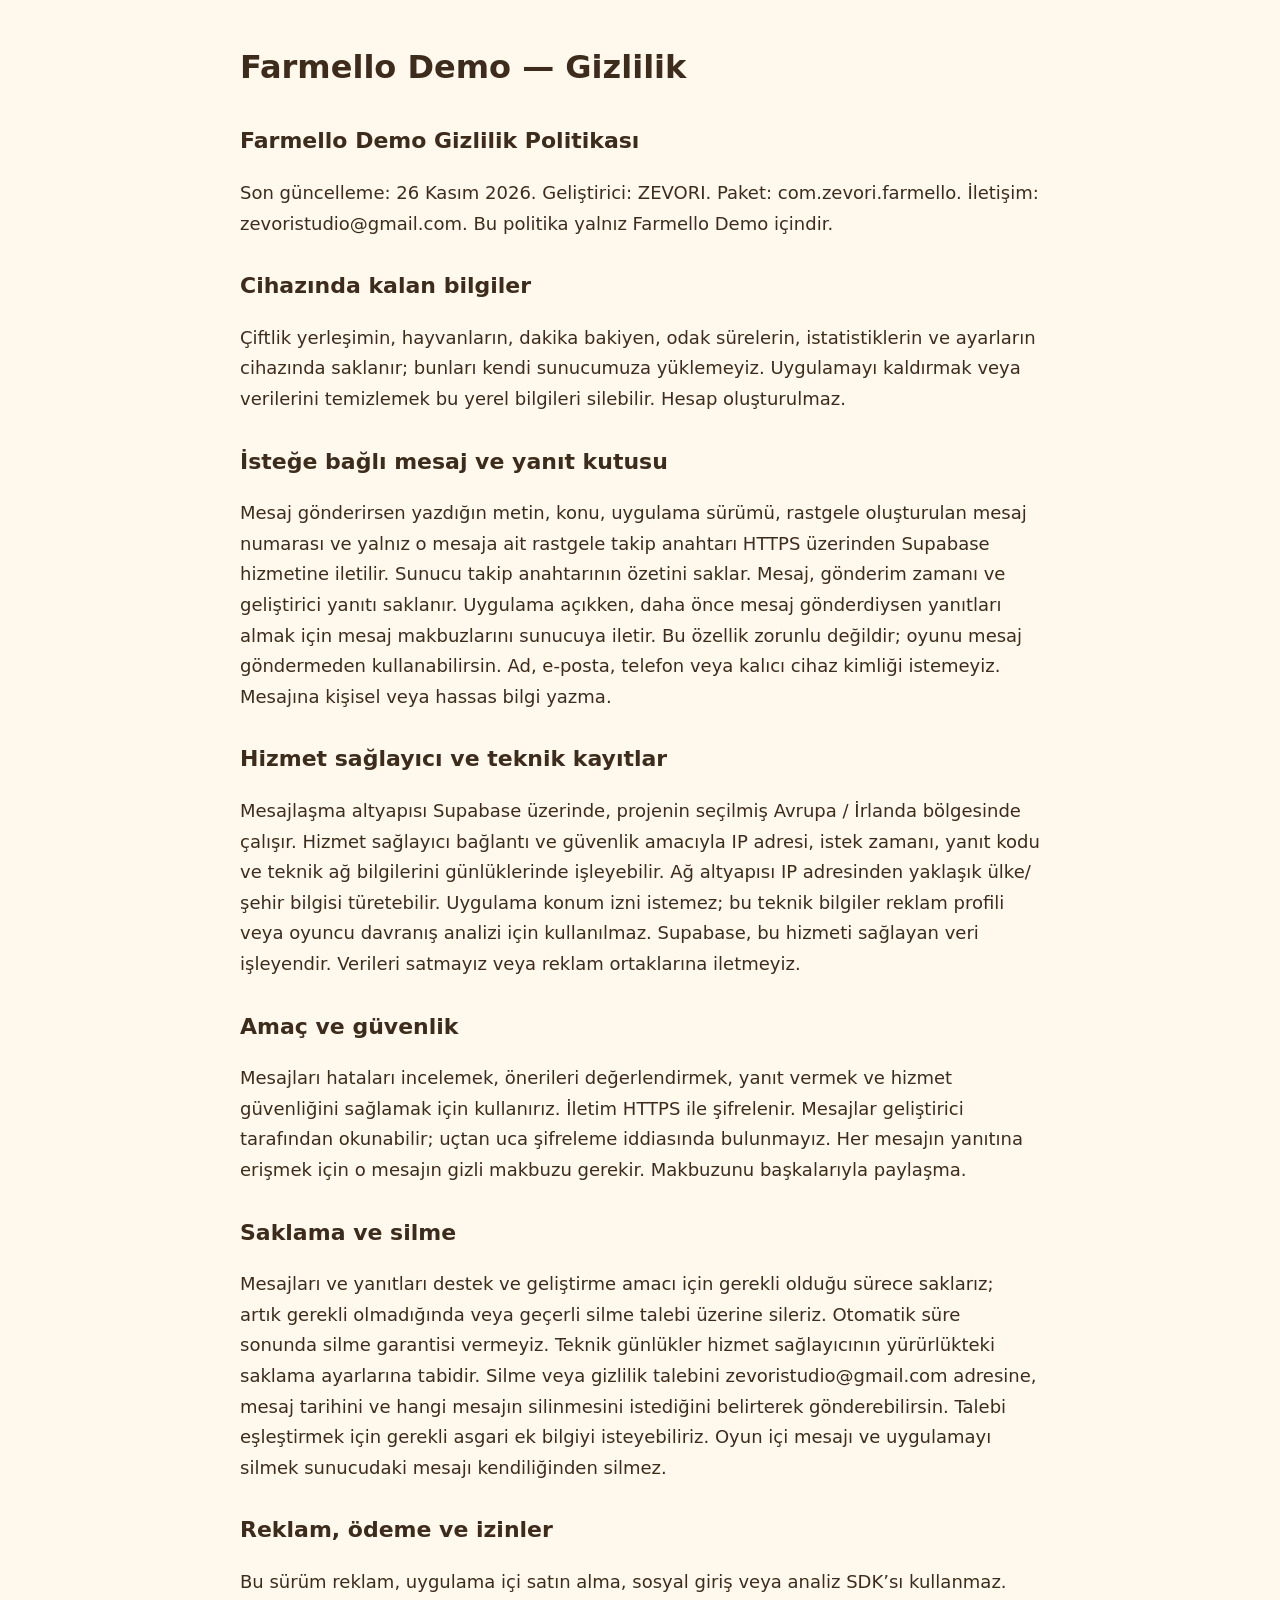
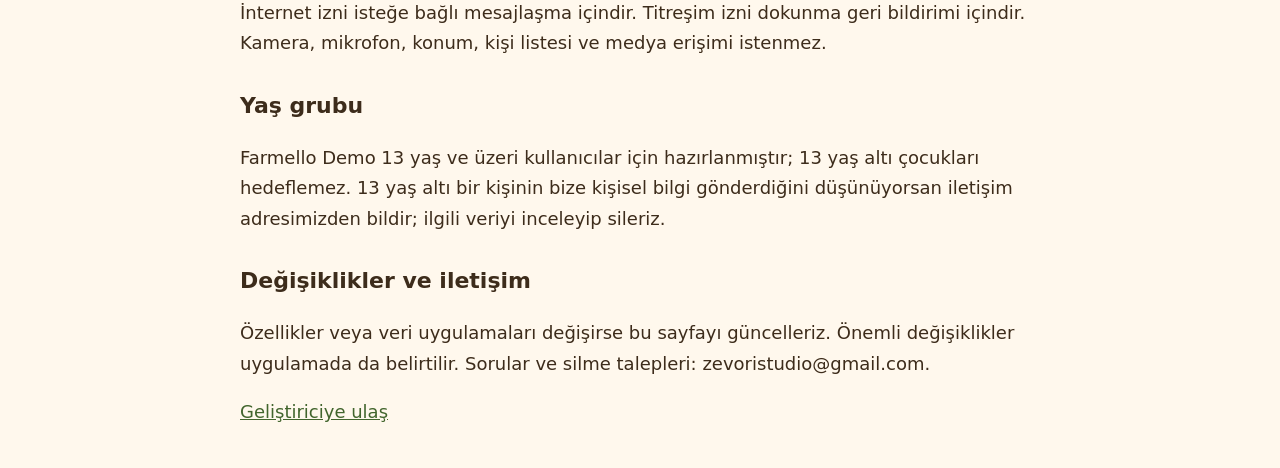
<file: farmello/index.html>
<!doctype html><html lang="tr"><meta charset="utf-8"><meta name="viewport" content="width=device-width,initial-scale=1"><title>Farmello Demo — Gizlilik</title><style>body{max-width:800px;margin:40px auto;padding:0 24px;background:#fff8ed;color:#3d2c1b;font:18px/1.7 system-ui}h1{font-size:32px}h2{font-size:22px;margin-top:28px}a{color:#42652d}</style><h1>Farmello Demo — Gizlilik</h1><section><h2>Farmello Demo Gizlilik Politikası</h2><p>Son güncelleme: 26 Kasım 2026. Geliştirici: ZEVORI. Paket: com.zevori.farmello. İletişim: zevoristudio@gmail.com. Bu politika yalnız Farmello Demo içindir.</p></section><section><h2>Cihazında kalan bilgiler</h2><p>Çiftlik yerleşimin, hayvanların, dakika bakiyen, odak sürelerin, istatistiklerin ve ayarların cihazında saklanır; bunları kendi sunucumuza yüklemeyiz. Uygulamayı kaldırmak veya verilerini temizlemek bu yerel bilgileri silebilir. Hesap oluşturulmaz.</p></section><section><h2>İsteğe bağlı mesaj ve yanıt kutusu</h2><p>Mesaj gönderirsen yazdığın metin, konu, uygulama sürümü, rastgele oluşturulan mesaj numarası ve yalnız o mesaja ait rastgele takip anahtarı HTTPS üzerinden Supabase hizmetine iletilir. Sunucu takip anahtarının özetini saklar. Mesaj, gönderim zamanı ve geliştirici yanıtı saklanır. Uygulama açıkken, daha önce mesaj gönderdiysen yanıtları almak için mesaj makbuzlarını sunucuya iletir. Bu özellik zorunlu değildir; oyunu mesaj göndermeden kullanabilirsin. Ad, e-posta, telefon veya kalıcı cihaz kimliği istemeyiz. Mesajına kişisel veya hassas bilgi yazma.</p></section><section><h2>Hizmet sağlayıcı ve teknik kayıtlar</h2><p>Mesajlaşma altyapısı Supabase üzerinde, projenin seçilmiş Avrupa / İrlanda bölgesinde çalışır. Hizmet sağlayıcı bağlantı ve güvenlik amacıyla IP adresi, istek zamanı, yanıt kodu ve teknik ağ bilgilerini günlüklerinde işleyebilir. Ağ altyapısı IP adresinden yaklaşık ülke/şehir bilgisi türetebilir. Uygulama konum izni istemez; bu teknik bilgiler reklam profili veya oyuncu davranış analizi için kullanılmaz. Supabase, bu hizmeti sağlayan veri işleyendir. Verileri satmayız veya reklam ortaklarına iletmeyiz.</p></section><section><h2>Amaç ve güvenlik</h2><p>Mesajları hataları incelemek, önerileri değerlendirmek, yanıt vermek ve hizmet güvenliğini sağlamak için kullanırız. İletim HTTPS ile şifrelenir. Mesajlar geliştirici tarafından okunabilir; uçtan uca şifreleme iddiasında bulunmayız. Her mesajın yanıtına erişmek için o mesajın gizli makbuzu gerekir. Makbuzunu başkalarıyla paylaşma.</p></section><section><h2>Saklama ve silme</h2><p>Mesajları ve yanıtları destek ve geliştirme amacı için gerekli olduğu sürece saklarız; artık gerekli olmadığında veya geçerli silme talebi üzerine sileriz. Otomatik süre sonunda silme garantisi vermeyiz. Teknik günlükler hizmet sağlayıcının yürürlükteki saklama ayarlarına tabidir. Silme veya gizlilik talebini zevoristudio@gmail.com adresine, mesaj tarihini ve hangi mesajın silinmesini istediğini belirterek gönderebilirsin. Talebi eşleştirmek için gerekli asgari ek bilgiyi isteyebiliriz. Oyun içi mesajı ve uygulamayı silmek sunucudaki mesajı kendiliğinden silmez.</p></section><section><h2>Reklam, ödeme ve izinler</h2><p>Bu sürüm reklam, uygulama içi satın alma, sosyal giriş veya analiz SDK’sı kullanmaz. İnternet izni isteğe bağlı mesajlaşma içindir. Titreşim izni dokunma geri bildirimi içindir. Kamera, mikrofon, konum, kişi listesi ve medya erişimi istenmez.</p></section><section><h2>Yaş grubu</h2><p>Farmello Demo 13 yaş ve üzeri kullanıcılar için hazırlanmıştır; 13 yaş altı çocukları hedeflemez. 13 yaş altı bir kişinin bize kişisel bilgi gönderdiğini düşünüyorsan iletişim adresimizden bildir; ilgili veriyi inceleyip sileriz.</p></section><section><h2>Değişiklikler ve iletişim</h2><p>Özellikler veya veri uygulamaları değişirse bu sayfayı güncelleriz. Önemli değişiklikler uygulamada da belirtilir. Sorular ve silme talepleri: zevoristudio@gmail.com.</p></section><p><a href="mailto:zevoristudio@gmail.com">Geliştiriciye ulaş</a></p></html>
</file>
<file: styles.css>
/* =========================================================
   ZEVORI — marka sitesi
   Renkler: #00B4D8 · #90E0EF · #0077B6 · #03045E · #FF6B6B
   Font: Fredoka
   ========================================================= */

:root{
  --sky:#00B4D8;
  --turq:#90E0EF;
  --deep:#0077B6;
  --night:#03045E;
  --coral:#FF6B6B;

  --bg:#010426;
  --bg-2:#03045E;
  --text:#EAF7FD;
  --muted:rgba(234,247,253,.62);
  --line:rgba(144,224,239,.18);
  --card:rgba(255,255,255,.035);

  --wrap:1180px;
  --r:22px;
  --ease:cubic-bezier(.22,1,.36,1);
}

*{box-sizing:border-box}
html{scroll-behavior:smooth}
body{
  margin:0;
  background:var(--bg);
  color:var(--text);
  font-family:"Fredoka",system-ui,-apple-system,"Segoe UI",sans-serif;
  font-weight:400;
  line-height:1.6;
  -webkit-font-smoothing:antialiased;
  overflow-x:hidden;
}
img{max-width:100%;display:block}
.px{image-rendering:pixelated;image-rendering:crisp-edges}
a{color:inherit;text-decoration:none}
.wrap{width:min(var(--wrap),100% - 40px);margin-inline:auto}

/* ---------- scroll progress ---------- */
.scroll-progress{position:fixed;inset:0 0 auto 0;height:3px;z-index:120;background:rgba(255,255,255,.05)}
.scroll-progress span{
  display:block;height:100%;width:0;
  background:linear-gradient(90deg,var(--deep),var(--sky),var(--turq),var(--coral));
  box-shadow:0 0 14px rgba(0,180,216,.7);
}

/* ---------- nav ---------- */
.nav{
  position:fixed;top:0;left:0;right:0;z-index:110;
  display:flex;align-items:center;justify-content:space-between;gap:20px;
  padding:14px clamp(16px,4vw,38px);
  transition:background .4s var(--ease),backdrop-filter .4s,border-color .4s;
  border-bottom:1px solid transparent;
}
.nav.is-stuck{
  background:rgba(1,4,38,.78);
  backdrop-filter:blur(14px);
  border-bottom-color:var(--line);
}
.nav__brand{display:flex;align-items:center;gap:10px;font-weight:600;letter-spacing:.14em;font-size:15px}
.nav__brand img{width:34px;height:34px}
.nav__links{display:flex;gap:26px;font-size:15px;color:var(--muted)}
.nav__links a{position:relative;transition:color .25s}
.nav__links a::after{
  content:"";position:absolute;left:0;right:100%;bottom:-5px;height:2px;
  background:var(--sky);transition:right .35s var(--ease);border-radius:2px;
}
.nav__links a:hover{color:var(--text)}
.nav__links a:hover::after{right:0}
@media(max-width:860px){.nav__links{display:none}}

/* ---------- buttons ---------- */
.btn{
  display:inline-flex;align-items:center;gap:8px;
  padding:13px 26px;border-radius:999px;
  background:linear-gradient(135deg,var(--sky),var(--deep));
  color:#fff;font-weight:600;font-size:16px;letter-spacing:.01em;
  border:0;cursor:pointer;
  box-shadow:0 10px 30px -10px rgba(0,180,216,.75);
  transition:transform .3s var(--ease),box-shadow .3s var(--ease),filter .3s;
}
.btn:hover{transform:translateY(-3px);box-shadow:0 18px 40px -12px rgba(0,180,216,.9);filter:brightness(1.06)}
.btn--sm{padding:9px 18px;font-size:14px}
.btn--ghost{background:transparent;border:1.5px solid var(--line);color:var(--text);box-shadow:none}
.btn--ghost:hover{border-color:var(--turq);background:rgba(144,224,239,.08);box-shadow:none}
.btn--coral{background:linear-gradient(135deg,#FF8B8B,var(--coral));box-shadow:0 10px 30px -10px rgba(255,107,107,.8)}
.btn--coral:hover{box-shadow:0 18px 40px -12px rgba(255,107,107,.9)}

/* ---------- reveal animations ---------- */
[data-anim]{opacity:0;transform:translateY(38px);transition:opacity .9s var(--ease) var(--d,0s),transform .9s var(--ease) var(--d,0s)}
[data-anim].in{opacity:1;transform:none}

/* =========================================================
   HERO
   ========================================================= */
.hero{
  position:relative;min-height:100svh;
  display:grid;place-items:center;
  padding:120px 20px 80px;
  overflow:hidden;
  background:
    radial-gradient(120% 80% at 50% -10%,rgba(0,180,216,.28),transparent 60%),
    radial-gradient(80% 60% at 80% 110%,rgba(0,119,182,.35),transparent 65%),
    var(--bg);
}
.hero__bg{position:absolute;inset:0;pointer-events:none}
.blob{position:absolute;border-radius:50%;filter:blur(90px);opacity:.5}
.blob--1{width:46vw;height:46vw;left:-10vw;top:5vh;background:radial-gradient(circle,var(--deep),transparent 70%)}
.blob--2{width:38vw;height:38vw;right:-8vw;bottom:-6vh;background:radial-gradient(circle,var(--sky),transparent 70%)}
.bubbles span{
  position:absolute;bottom:-40px;left:var(--x);
  width:var(--s);height:var(--s);border-radius:50%;
  border:1px solid rgba(144,224,239,.55);
  background:rgba(144,224,239,.08);
  animation:rise var(--dur) linear var(--t) infinite;
}
@keyframes rise{
  0%{transform:translateY(0) translateX(0);opacity:0}
  10%{opacity:.9}
  50%{transform:translateY(-52vh) translateX(14px)}
  100%{transform:translateY(-105vh) translateX(-10px);opacity:0}
}

.hero__inner{position:relative;text-align:center;max-width:1000px}
.hero__kicker{
  margin:0 0 10px;font-size:clamp(11px,1.4vw,14px);
  letter-spacing:.42em;text-transform:uppercase;color:var(--turq);
}
.hero__title{
  margin:0;font-weight:700;line-height:.86;
  font-size:clamp(4.2rem,17vw,15rem);
  letter-spacing:-.02em;
  background:linear-gradient(180deg,#fff 20%,var(--turq) 70%,var(--sky));
  -webkit-background-clip:text;background-clip:text;color:transparent;
  filter:drop-shadow(0 14px 50px rgba(0,180,216,.45));
}
.hero__title span{display:inline-block;opacity:0;transform:translateY(.5em) rotate(6deg);animation:letterIn .9s var(--ease) forwards var(--d)}
@keyframes letterIn{to{opacity:1;transform:none}}
.hero__tag{
  margin:6px 0 0;font-size:clamp(14px,2vw,20px);
  letter-spacing:.3em;text-transform:uppercase;color:var(--muted);
}
.hero__tag i,.h2 i{font-style:normal;color:var(--coral)}

.hero__mascot{position:relative;margin:22px auto 6px;width:clamp(180px,26vw,300px)}
.hero__mascot img{width:100%;height:auto;animation:bob 4.5s ease-in-out infinite}
@keyframes bob{0%,100%{transform:translateY(0)}50%{transform:translateY(-12px)}}
.hero__shadow{
  width:56%;height:16px;margin:-6px auto 0;border-radius:50%;
  background:radial-gradient(ellipse,rgba(0,180,216,.55),transparent 70%);
  filter:blur(5px);animation:shadowPulse 4.5s ease-in-out infinite;
}
@keyframes shadowPulse{0%,100%{transform:scaleX(1);opacity:.75}50%{transform:scaleX(.86);opacity:.5}}

.hero__slogan{margin:8px 0 26px;display:flex;gap:14px;justify-content:center;flex-wrap:wrap}
.hero__slogan b{
  font-size:clamp(15px,2.4vw,24px);font-weight:600;letter-spacing:.08em;
  padding:6px 16px;border-radius:999px;border:1px solid var(--line);
  background:rgba(144,224,239,.06);
}
.hero__slogan b:nth-child(2){color:var(--turq)}
.hero__slogan b:nth-child(3){color:var(--coral);border-color:rgba(255,107,107,.35);background:rgba(255,107,107,.07)}
.hero__cta{display:flex;gap:14px;justify-content:center;flex-wrap:wrap}

.hero__scroll{
  position:absolute;bottom:26px;left:50%;transform:translateX(-50%);
  font-size:12px;letter-spacing:.3em;text-transform:uppercase;color:var(--muted);
  display:flex;align-items:center;gap:10px;
}
.hero__scroll span{
  width:22px;height:36px;border:1.5px solid var(--line);border-radius:14px;position:relative;
}
.hero__scroll span::after{
  content:"";position:absolute;left:50%;top:7px;width:4px;height:8px;border-radius:2px;
  background:var(--turq);transform:translateX(-50%);animation:wheel 1.8s ease-in-out infinite;
}
@keyframes wheel{0%{opacity:0;transform:translate(-50%,0)}30%{opacity:1}100%{opacity:0;transform:translate(-50%,13px)}}

/* =========================================================
   MARQUEE
   ========================================================= */
.marquee{
  overflow:hidden;padding:18px 0;
  border-block:1px solid var(--line);
  background:linear-gradient(90deg,rgba(0,119,182,.25),rgba(0,180,216,.12),rgba(255,107,107,.12));
}
.marquee__track{display:flex;width:max-content;animation:slide 26s linear infinite}
.marquee__track span{
  font-size:clamp(20px,3.4vw,38px);font-weight:600;letter-spacing:.14em;
  white-space:nowrap;padding-right:24px;color:rgba(234,247,253,.9);
}
.marquee__track i{font-style:normal;opacity:.85}
@keyframes slide{to{transform:translateX(-50%)}}
.marquee:hover .marquee__track{animation-play-state:paused}

/* =========================================================
   GENEL BÖLÜM
   ========================================================= */
.section{padding:clamp(90px,14vh,160px) 0;position:relative}
.section--light{
  background:linear-gradient(180deg,#F4FCFF,#E4F7FD);
  color:var(--night);
}
.eyebrow{
  font-size:12px;letter-spacing:.36em;text-transform:uppercase;
  color:var(--turq);margin:0 0 16px;
}
.eyebrow--dark{color:var(--deep)}
.h2{
  font-size:clamp(2rem,5.2vw,3.6rem);font-weight:600;line-height:1.12;
  margin:0 0 46px;letter-spacing:-.01em;max-width:16ch;
}
.h2--dark{color:var(--night);max-width:20ch}
.grad{background:linear-gradient(90deg,var(--sky),var(--turq));-webkit-background-clip:text;background-clip:text;color:transparent}
.lead{color:rgba(3,4,94,.6);margin:-30px 0 0;font-size:17px}

/* ---------- 01 stüdyo ---------- */
.bigtext{
  font-size:clamp(1.5rem,4.2vw,3.05rem);
  line-height:1.28;font-weight:400;margin:0 0 60px;max-width:20ch;
}
.bigtext span{transition:color .5s var(--ease),opacity .5s var(--ease);color:rgba(234,247,253,.16)}
.bigtext span.lit{color:var(--text)}
.studio__grid{display:grid;grid-template-columns:repeat(auto-fit,minmax(230px,1fr));gap:20px}
.mini{
  padding:26px 24px;border-radius:var(--r);
  border:1px solid var(--line);background:var(--card);
  transition:transform .4s var(--ease),border-color .4s,background .4s;
}
.mini:hover{transform:translateY(-6px);border-color:rgba(144,224,239,.45);background:rgba(144,224,239,.06)}
.mini h3{margin:0 0 6px;font-size:19px;font-weight:600;color:var(--turq)}
.mini p{margin:0;color:var(--muted);font-size:15.5px}

/* ---------- 02 sticky felsefe ---------- */
.steps{height:340vh;position:relative}
.steps__inner{position:sticky;top:0;height:100svh;display:grid;place-items:center;overflow:hidden}
.steps__inner::before{
  content:"";position:absolute;inset:0;
  background:radial-gradient(70% 60% at 20% 50%,rgba(0,119,182,.3),transparent 70%);
  pointer-events:none;
}
.steps__wrap{
  position:relative;display:grid;grid-template-columns:1fr 1fr;gap:60px;align-items:center;width:min(var(--wrap),100% - 40px);
}
.steps__title{display:flex;flex-direction:column;gap:2px;margin:0 0 28px;font-weight:700;line-height:1}
.step-word{
  font-size:clamp(2.4rem,6.4vw,5.2rem);letter-spacing:-.02em;
  color:rgba(234,247,253,.14);transition:color .5s var(--ease),transform .5s var(--ease);
  transform-origin:left center;
}
.step-word.on{color:var(--turq);transform:translateX(10px)}
.step-word[data-step="2"].on{color:var(--coral)}
.steps__bar{height:4px;border-radius:4px;background:rgba(255,255,255,.08);overflow:hidden;max-width:340px}
.steps__bar span{display:block;height:100%;width:0;background:linear-gradient(90deg,var(--sky),var(--coral));border-radius:4px}

.steps__right{position:relative;min-height:290px}
.step{
  position:absolute;inset:0;
  padding:34px 32px;border-radius:26px;
  border:1px solid var(--line);background:rgba(2,6,60,.6);
  backdrop-filter:blur(8px);
  opacity:0;transform:translateY(34px) scale(.97);
  transition:opacity .55s var(--ease),transform .55s var(--ease);
  pointer-events:none;
}
.step.on{opacity:1;transform:none;pointer-events:auto}
.step__num{
  display:inline-block;font-size:13px;letter-spacing:.28em;color:var(--sky);
  border:1px solid var(--line);border-radius:999px;padding:4px 12px;margin-bottom:14px;
}
.step h3{margin:0 0 10px;font-size:clamp(1.5rem,3vw,2.1rem);font-weight:600}
.step p{margin:0;color:var(--muted);font-size:17px}
@media(max-width:860px){
  .steps{height:300vh}
  .steps__wrap{grid-template-columns:1fr;gap:28px}
  .steps__right{min-height:330px}
}

/* ---------- 03 üretim ---------- */
.cards{display:grid;grid-template-columns:repeat(auto-fit,minmax(270px,1fr));gap:22px}
.card{
  position:relative;padding:32px 28px 26px;border-radius:var(--r);
  border:1px solid var(--line);
  background:linear-gradient(160deg,rgba(255,255,255,.06),rgba(255,255,255,.02));
  overflow:hidden;transform-style:preserve-3d;
  transition:border-color .4s,box-shadow .4s;
}
.card::before{
  content:"";position:absolute;inset:0;opacity:0;transition:opacity .45s;
  background:radial-gradient(60% 60% at 50% 0%,rgba(0,180,216,.22),transparent 70%);
}
.card:hover{border-color:rgba(144,224,239,.45);box-shadow:0 30px 60px -30px rgba(0,180,216,.6)}
.card:hover::before{opacity:1}
.card__ico{
  width:56px;height:56px;border-radius:16px;display:grid;place-items:center;margin-bottom:18px;
  background:linear-gradient(135deg,rgba(0,180,216,.25),rgba(0,119,182,.15));
  border:1px solid var(--line);color:var(--turq);
}
.card__ico svg{width:28px;height:28px}
.card h3{margin:0 0 8px;font-size:22px;font-weight:600;position:relative}
.card p{margin:0 0 18px;color:var(--muted);font-size:15.5px;position:relative}
.card__tag{
  font-size:12px;letter-spacing:.2em;text-transform:uppercase;color:var(--sky);
  border:1px solid var(--line);border-radius:999px;padding:4px 12px;position:relative;
}

.brandtree{margin-top:70px;text-align:center}
.brandtree__root{
  display:inline-flex;flex-direction:column;align-items:center;gap:2px;
  padding:16px 34px;border-radius:18px;font-size:26px;font-weight:600;letter-spacing:.16em;
  border:1px solid rgba(144,224,239,.4);background:rgba(0,180,216,.1);
}
.brandtree__root small{font-size:11px;letter-spacing:.18em;text-transform:uppercase;color:var(--muted);font-weight:400}
.brandtree__line{width:1px;height:44px;margin:0 auto;background:linear-gradient(var(--sky),transparent)}
.brandtree__kids{display:flex;gap:12px;justify-content:center;flex-wrap:wrap}
.brandtree__kids span{
  padding:10px 20px;border-radius:12px;font-size:15px;color:var(--muted);
  border:1px dashed rgba(144,224,239,.28);background:rgba(255,255,255,.02);
  transition:transform .35s var(--ease),color .35s,border-color .35s;
}
.brandtree__kids span:hover{transform:translateY(-4px);color:var(--text);border-color:var(--coral)}
.brandtree__note{max-width:56ch;margin:24px auto 0;color:var(--muted);font-size:15.5px}

/* ---------- 04 kimlik (açık tema) ---------- */
.identity .h2{margin-bottom:14px}
.palette{position:relative;margin:60px 0 70px}
.palette__inner{position:sticky;top:0;height:100svh;display:flex;align-items:center;overflow:hidden}
.palette__track{display:flex;gap:22px;padding-inline:clamp(20px,6vw,90px);will-change:transform}
.swatch{
  flex:0 0 auto;width:min(300px,72vw);
  display:flex;flex-direction:column;align-items:flex-start;gap:4px;text-align:left;
  padding:20px;border-radius:26px;cursor:pointer;
  background:#fff;border:1px solid rgba(3,4,94,.08);
  box-shadow:0 26px 50px -34px rgba(3,4,94,.55);
  font-family:inherit;color:var(--night);
  transition:transform .4s var(--ease),box-shadow .4s var(--ease);
}
.swatch:hover{transform:translateY(-8px);box-shadow:0 34px 60px -30px rgba(3,4,94,.55)}
.swatch__chip{
  width:100%;height:170px;border-radius:18px;background:var(--c);margin-bottom:14px;
  box-shadow:inset 0 0 0 1px rgba(0,0,0,.06);
}
.swatch b{font-size:21px;font-weight:600}
.swatch__use{font-size:13px;letter-spacing:.16em;text-transform:uppercase;color:rgba(3,4,94,.5)}
.swatch code{
  margin-top:8px;font-family:"Fredoka",monospace;font-size:15px;letter-spacing:.1em;
  padding:6px 12px;border-radius:10px;background:rgba(3,4,94,.06);
}
.swatch--note{
  background:transparent;box-shadow:none;border:1px dashed rgba(3,4,94,.2);
  justify-content:center;cursor:default;
}
.swatch--note:hover{transform:none}
.swatch--note p{margin:0;font-size:16.5px;color:rgba(3,4,94,.72)}

.identity__grid{display:grid;grid-template-columns:repeat(auto-fit,minmax(260px,1fr));gap:22px}
.panel{
  padding:28px;border-radius:26px;background:#fff;
  border:1px solid rgba(3,4,94,.07);box-shadow:0 26px 50px -38px rgba(3,4,94,.5);
  transition:transform .4s var(--ease),box-shadow .4s var(--ease);
}
.panel:hover{transform:translateY(-6px);box-shadow:0 34px 60px -34px rgba(3,4,94,.5)}
.panel__label{
  font-size:11px;letter-spacing:.3em;text-transform:uppercase;color:var(--deep);
}
.panel h3{margin:16px 0 6px;font-size:20px;font-weight:600;color:var(--night)}
.panel p{margin:0;font-size:15.5px;color:rgba(3,4,94,.66)}
.panel__art{
  margin-top:14px;height:170px;display:grid;place-items:center;border-radius:18px;
  background:linear-gradient(160deg,#E9F8FE,#D3EEF9);
}
.panel__art img{height:130px;width:auto}
.panel__art--logo img{height:84px;width:84px}
.typo{
  margin-top:10px;font-size:96px;line-height:1;font-weight:600;
  background:linear-gradient(135deg,var(--sky),var(--deep));
  -webkit-background-clip:text;background-clip:text;color:transparent;
}
.typo__weights{display:flex;flex-wrap:wrap;gap:8px;margin-top:14px}
.typo__weights span{
  font-size:13px;padding:5px 11px;border-radius:999px;
  background:rgba(0,180,216,.1);color:var(--deep);
}
.panel--slogan{background:linear-gradient(140deg,var(--night),#0A1178);color:#fff}
.panel--slogan .panel__label{color:var(--turq)}
.panel--slogan p{color:rgba(255,255,255,.7)}
.slogan3{display:flex;flex-direction:column;margin:14px 0 16px}
.slogan3 em{
  font-style:normal;font-weight:700;font-size:clamp(1.6rem,3.4vw,2.3rem);line-height:1.05;letter-spacing:-.01em;
}
.slogan3 em:nth-child(1){color:#fff}
.slogan3 em:nth-child(2){color:var(--turq)}
.slogan3 em:nth-child(3){color:var(--coral)}

/* ---------- 05 maskot ---------- */
.mascot{background:radial-gradient(80% 60% at 50% 0%,rgba(0,119,182,.28),transparent 65%)}
.gifs{display:grid;grid-template-columns:repeat(auto-fit,minmax(250px,1fr));gap:22px}
.gif{
  margin:0;padding:24px;border-radius:26px;text-align:center;
  border:1px solid var(--line);background:linear-gradient(170deg,rgba(255,255,255,.06),rgba(255,255,255,.02));
  transition:border-color .4s,box-shadow .4s;
}
.gif:hover{border-color:rgba(144,224,239,.45);box-shadow:0 30px 60px -32px rgba(0,180,216,.55)}
.gif img{
  height:190px;width:auto;margin:0 auto 16px;
  filter:drop-shadow(0 18px 24px rgba(0,0,0,.45));
}
.gif figcaption b{display:block;font-size:18px;font-weight:600}
.gif figcaption span{font-size:13px;color:var(--muted);letter-spacing:.06em}

/* ---------- CTA ---------- */
.cta{position:relative;padding:clamp(90px,14vh,150px) 0;overflow:hidden;text-align:center}
.cta__glow{
  position:absolute;inset:0;
  background:
    radial-gradient(60% 70% at 50% 100%,rgba(255,107,107,.22),transparent 65%),
    radial-gradient(70% 70% at 50% 0%,rgba(0,180,216,.25),transparent 65%);
}
.cta__inner{position:relative}
.cta__otter{width:120px;margin:0 auto 18px;animation:bob 4s ease-in-out infinite}
.cta h2{font-size:clamp(2.2rem,6vw,4rem);font-weight:600;margin:0 0 12px;letter-spacing:-.01em}
.cta p{margin:0 auto 28px;color:var(--muted);font-size:18px;max-width:44ch}
.cta__btns{display:flex;gap:14px;justify-content:center;flex-wrap:wrap}

/* ---------- footer ---------- */
.foot{border-top:1px solid var(--line);padding:32px 0;background:rgba(3,4,94,.35)}
.foot__inner{display:flex;align-items:center;justify-content:space-between;gap:18px;flex-wrap:wrap}
.foot__brand{display:flex;align-items:center;gap:12px}
.foot__brand b{display:block;font-size:16px;letter-spacing:.16em}
.foot__brand small{font-size:12px;color:var(--muted);letter-spacing:.08em}
.foot__slogan{margin:0;font-size:14px;letter-spacing:.24em;color:var(--turq)}
.foot__copy{color:var(--muted);font-size:13px}

/* ---------- toast ---------- */
.toast{
  position:fixed;left:50%;bottom:28px;transform:translate(-50%,20px);
  padding:12px 22px;border-radius:999px;z-index:200;
  background:rgba(3,4,94,.92);border:1px solid var(--line);color:#fff;
  font-size:15px;opacity:0;pointer-events:none;
  transition:opacity .3s,transform .3s var(--ease);
}
.toast.on{opacity:1;transform:translate(-50%,0)}

/* ---------- erişilebilirlik ---------- */
@media (prefers-reduced-motion:reduce){
  html{scroll-behavior:auto}
  *,*::before,*::after{animation-duration:.001ms!important;animation-iteration-count:1!important;transition-duration:.001ms!important}
  [data-anim]{opacity:1!important;transform:none!important}
  .hero__title span{opacity:1;transform:none}
  .bigtext span{color:var(--text)}
  .step{position:relative;inset:auto;opacity:1;transform:none;margin-bottom:14px;pointer-events:auto}
  .steps{height:auto}
  .steps__inner{position:relative;height:auto;padding:80px 0}
  .steps__right{min-height:0}
  .step-word{color:var(--turq)}
  .palette__inner{position:relative;height:auto;overflow-x:auto}
  .palette__track{transform:none!important}
}
</file>
